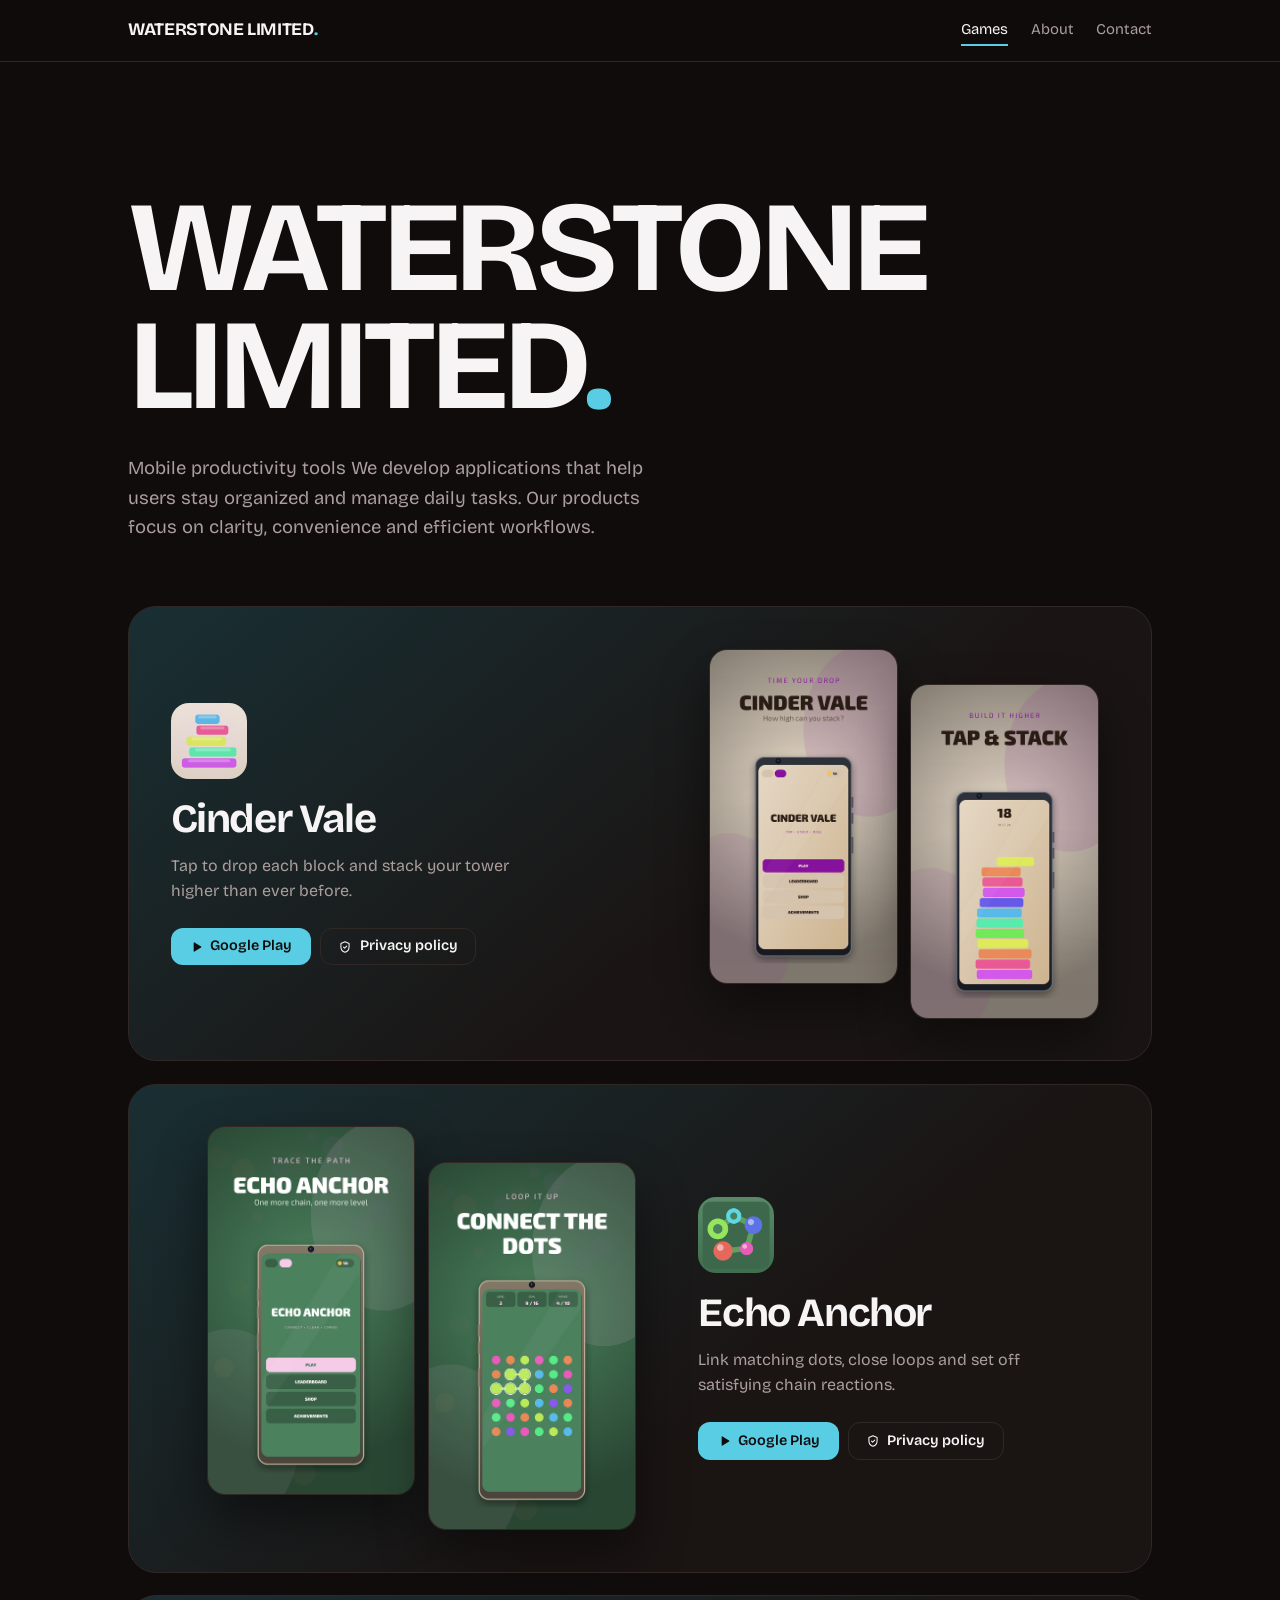
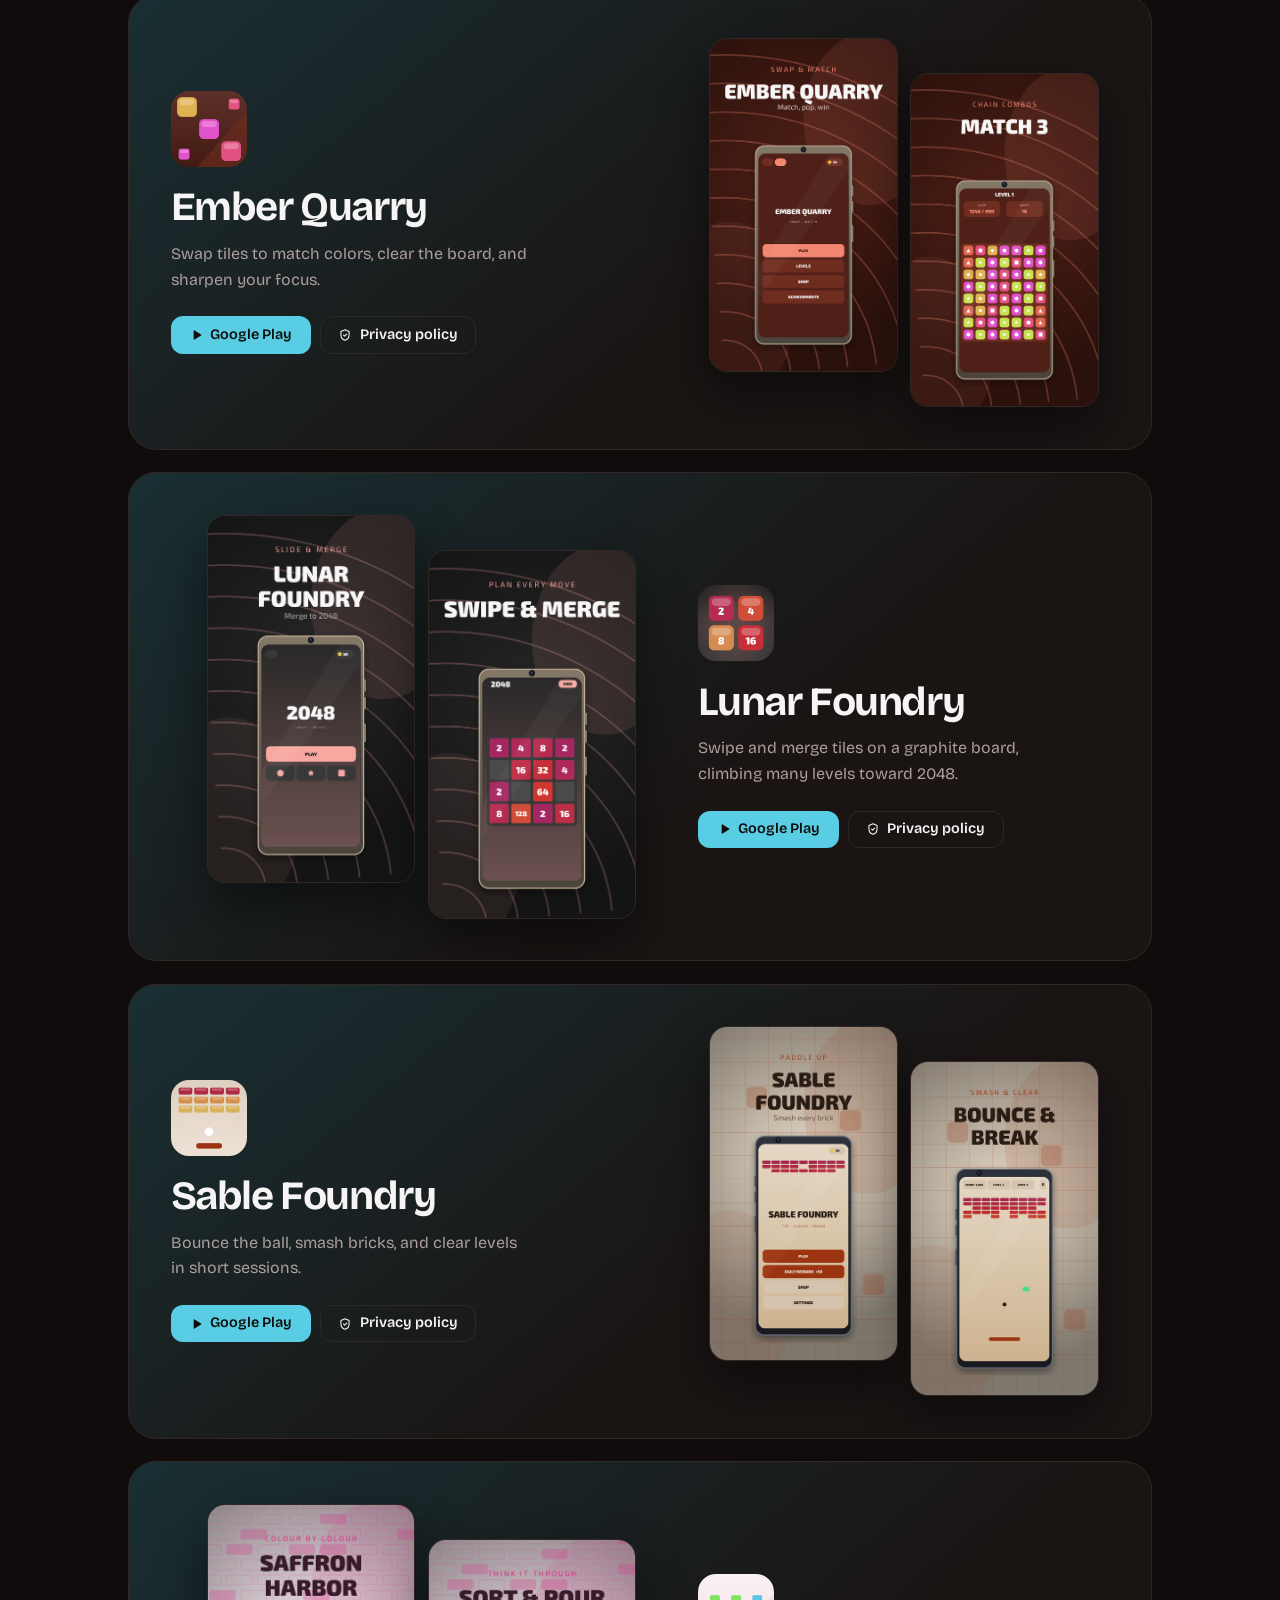
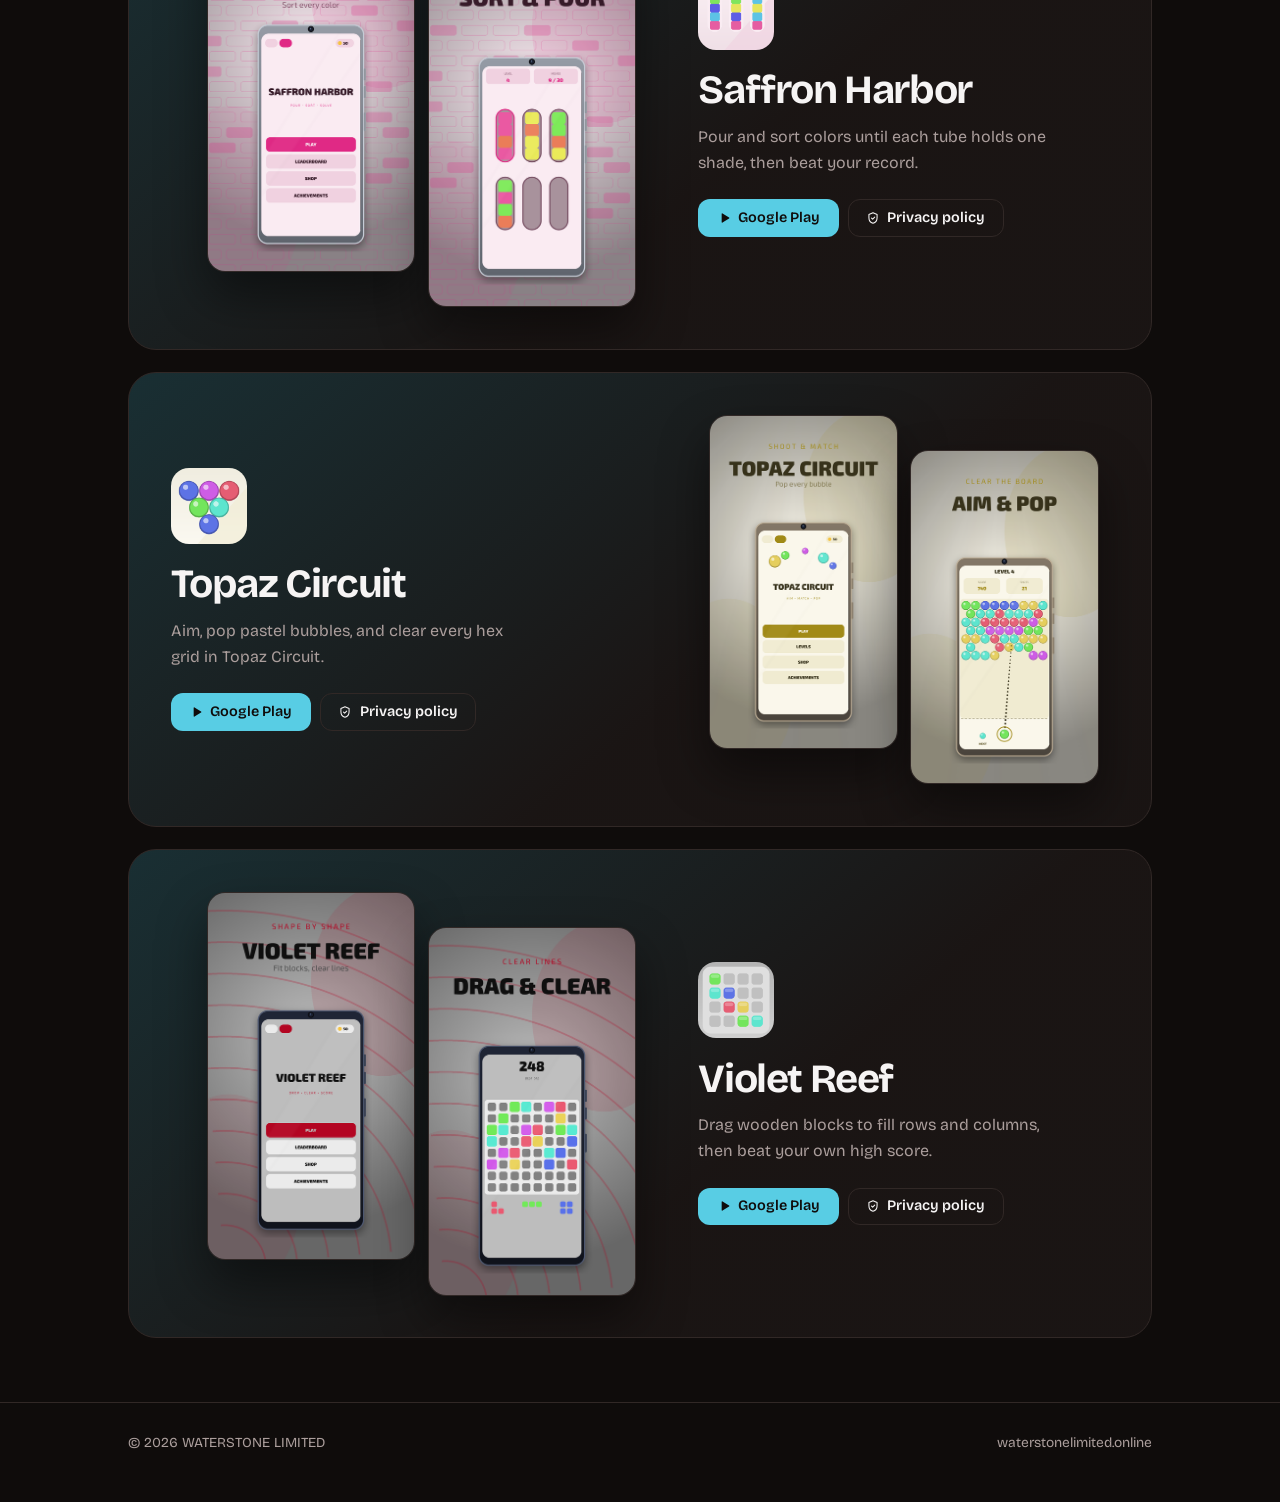
<file: index.html>
<!doctype html>
<html lang="en">
<head>
<meta charset="utf-8">
<meta name="viewport" content="width=device-width,initial-scale=1">
<title>WATERSTONE LIMITED · Mobile productivity tools</title>
<meta name="description" content="Mobile productivity tools">
<meta name="color-scheme" content="dark">
<meta property="og:type" content="website">
<meta property="og:site_name" content="WATERSTONE LIMITED">
<meta property="og:title" content="WATERSTONE LIMITED · Mobile productivity tools">
<meta property="og:description" content="Mobile productivity tools">
<link rel="icon" href="/favicon.svg" type="image/svg+xml">
<link rel="stylesheet" href="/fonts/bricolage.css">
<style>
:root {
  --bg: hsl(10 14% 5%);
  --card: hsl(10 14% 9%);
  --tint: hsl(190 34% 15%);
  --ink: hsl(10 10% 96%);
  --muted: hsl(10 8% 64%);
  --line: hsl(10 12% 17%);
  --accent: hsl(190 72% 62%);
  --sans: Bricolage Grotesque, ui-sans-serif, system-ui, -apple-system, "Segoe UI", Roboto, sans-serif;
}

*, *::before, *::after { box-sizing: border-box; }
html { -webkit-text-size-adjust: 100%; }
body { margin: 0; }
img { max-width: 100%; display: block; }
a { color: inherit; }
@media (prefers-reduced-motion: reduce) { * { scroll-behavior: auto !important; transition: none !important; } }

body { background: var(--bg); color: var(--ink); font: 400 16px/1.6 var(--sans); }
.in { max-width: 68rem; margin: 0 auto; padding: 0 clamp(1.1rem, 4vw, 2rem); }
.bar { position: sticky; top: 0; z-index: 5; background: color-mix(in srgb, var(--bg) 88%, transparent); backdrop-filter: blur(10px); border-bottom: 1px solid var(--line); }
.bar .in { display: flex; align-items: center; justify-content: space-between; gap: 1rem; height: 3.8rem; }
.bar .logo { font-weight: 700; letter-spacing: -.02em; text-decoration: none; font-size: 1.1rem; }
.bar .logo i { font-style: normal; color: var(--accent); }
.bar nav { display: flex; gap: 1.4rem; font-size: .93rem; }
.bar nav a { text-decoration: none; color: var(--muted); padding: .2rem 0; border-bottom: 2px solid transparent; }
.bar nav a:hover { color: var(--ink); }
.bar nav a[aria-current] { color: var(--ink); border-color: var(--accent); }
.hero { padding: clamp(3.5rem, 11vw, 8rem) 0 clamp(2.5rem, 6vw, 4rem); }
.hero h1 { margin: 0; font-size: clamp(3rem, 12vw, 8rem); line-height: .92; letter-spacing: -.05em; font-weight: 700; overflow-wrap: anywhere; }
.hero h1 span { color: var(--accent); }
.hero p { margin: 1.8rem 0 0; max-width: 46ch; color: var(--muted); font-size: 1.15rem; }
.panels { display: grid; gap: 1.4rem; }
.panel { position: relative; overflow: hidden; display: grid; gap: 1.6rem; padding: clamp(1.4rem, 4vw, 2.6rem); border-radius: 28px; border: 1px solid var(--line); background: linear-gradient(140deg, var(--tint), var(--card) 60%); }
.panel .icon { width: 76px; height: 76px; border-radius: 18px; background: var(--card); margin-bottom: 1.2rem; }
.panel h2 { margin: 0; font-size: clamp(1.7rem, 4.5vw, 2.5rem); line-height: 1.05; letter-spacing: -.035em; }
.panel .short { margin: .8rem 0 0; color: var(--muted); max-width: 36ch; }
.pair { display: flex; gap: .8rem; justify-content: center; align-items: flex-start; }
.pair img { width: 46%; max-width: 13rem; border-radius: 18px; border: 1px solid var(--line); box-shadow: 0 24px 50px rgba(0, 0, 0, .45); }
.pair img:nth-child(2) { margin-top: 2.2rem; }
.actions { display: flex; gap: .55rem; flex-wrap: wrap; margin: 1.5rem 0 0; }
.btn { display: inline-flex; align-items: center; gap: .45rem; padding: .66rem 1.1rem; border-radius: 12px; font-size: .9rem; font-weight: 600; line-height: 1; text-decoration: none; border: 1px solid transparent; transition: background-color .12s, border-color .12s, color .12s; }
.btn svg { width: 14px; height: 14px; }
.btn-play { background: var(--accent); color: var(--bg); }
.btn-play:hover { filter: brightness(1.1); }
.btn-ghost { border-color: var(--line); color: var(--ink); }
.btn-ghost:hover { border-color: var(--accent); color: var(--accent); }
.btn:focus-visible, a:focus-visible { outline: 2px solid var(--accent); outline-offset: 3px; }
.sub { padding: clamp(3rem, 8vw, 6rem) 0; display: grid; gap: 1.2rem; }
.sub h1 { margin: 0; font-size: clamp(2.4rem, 8vw, 4.8rem); line-height: 1; letter-spacing: -.045em; }
.sub p { margin: 0; color: var(--muted); max-width: 54ch; font-size: 1.05rem; }
.big { display: grid; gap: .8rem; margin-top: 1rem; }
.big a { display: flex; align-items: center; gap: .9rem; padding: 1.2rem 1.4rem; border: 1px solid var(--line); border-radius: 18px; background: var(--card); text-decoration: none; font-size: 1.2rem; font-weight: 600; overflow-wrap: anywhere; }
.big a svg { width: 22px; height: 22px; color: var(--accent); flex: 0 0 22px; }
.big a:hover { border-color: var(--accent); }
.pol { list-style: none; margin: 0; padding: 0; display: grid; gap: .5rem; }
.pol a { color: var(--muted); text-decoration: none; }
.pol a:hover { color: var(--accent); }
.none { color: var(--muted); }
footer { margin-top: 4rem; border-top: 1px solid var(--line); padding: 1.8rem 0 3rem; color: var(--muted); font-size: .86rem; }
footer .in { display: flex; justify-content: space-between; flex-wrap: wrap; gap: .8rem 2rem; }
@media (min-width: 820px) {
  .panel { grid-template-columns: 1.1fr .9fr; align-items: center; }
  .panel:nth-child(even) .pair { order: -1; }
}

</style>
</head>
<body>
<div class="bar"><div class="in">
  <a class="logo" href="/">WATERSTONE LIMITED<i>.</i></a>
  <nav><a href="/" aria-current=page>Games</a><a href="/about/">About</a><a href="/contact/">Contact</a></nav>
</div></div>
<main class="in">
  <section class="hero">
    <h1>WATERSTONE LIMITED<span>.</span></h1>
    <p>Mobile productivity tools We develop applications that help users stay organized and manage daily tasks. Our products focus on clarity, convenience and efficient workflows.</p>
  </section>
  <section>
    <div class="panels">
      <article class="panel">
        <div>
          <img class="icon" src="/icons/cinder-vale.png" alt="" width="76" height="76" loading="lazy">
          <h2>Cinder Vale</h2>
          <p class="short">Tap to drop each block and stack your tower higher than ever before.</p>
          <p class="actions"><a class="btn btn-play" href="https://play.google.com/store/apps/details?id=com.Iron40.CinderVale"><svg viewBox="0 0 24 24" fill="currentColor" aria-hidden="true"><path d="M8 5.14v13.72a1 1 0 0 0 1.5.86l11.14-6.86a1 1 0 0 0 0-1.72L9.5 4.28A1 1 0 0 0 8 5.14Z"/></svg>Google Play</a><a class="btn btn-ghost" href="/cinder-vale/"><svg viewBox="0 0 24 24" fill="none" stroke="currentColor" stroke-width="1.8" stroke-linecap="round" stroke-linejoin="round" aria-hidden="true"><path d="M12 3l7 3v5.5c0 4.3-2.9 8.3-7 9.5-4.1-1.2-7-5.2-7-9.5V6l7-3Z"/><path d="M9.5 12.2l1.9 1.9 3.5-3.7"/></svg>Privacy policy</a></p>
        </div>
        <div class="pair"><img src="/shots/cinder-vale_1.png" alt="Cinder Vale screenshot 1" loading="lazy" decoding="async"><img src="/shots/cinder-vale_2.png" alt="Cinder Vale screenshot 2" loading="lazy" decoding="async"></div>
      </article>
      <article class="panel">
        <div>
          <img class="icon" src="/icons/echo-anchor.png" alt="" width="76" height="76" loading="lazy">
          <h2>Echo Anchor</h2>
          <p class="short">Link matching dots, close loops and set off satisfying chain reactions.</p>
          <p class="actions"><a class="btn btn-play" href="https://play.google.com/store/apps/details?id=com.Ridge767.EchoAnchor"><svg viewBox="0 0 24 24" fill="currentColor" aria-hidden="true"><path d="M8 5.14v13.72a1 1 0 0 0 1.5.86l11.14-6.86a1 1 0 0 0 0-1.72L9.5 4.28A1 1 0 0 0 8 5.14Z"/></svg>Google Play</a><a class="btn btn-ghost" href="/echo-anchor/"><svg viewBox="0 0 24 24" fill="none" stroke="currentColor" stroke-width="1.8" stroke-linecap="round" stroke-linejoin="round" aria-hidden="true"><path d="M12 3l7 3v5.5c0 4.3-2.9 8.3-7 9.5-4.1-1.2-7-5.2-7-9.5V6l7-3Z"/><path d="M9.5 12.2l1.9 1.9 3.5-3.7"/></svg>Privacy policy</a></p>
        </div>
        <div class="pair"><img src="/shots/echo-anchor_1.png" alt="Echo Anchor screenshot 1" loading="lazy" decoding="async"><img src="/shots/echo-anchor_2.png" alt="Echo Anchor screenshot 2" loading="lazy" decoding="async"></div>
      </article>
      <article class="panel">
        <div>
          <img class="icon" src="/icons/ember-quarry.png" alt="" width="76" height="76" loading="lazy">
          <h2>Ember Quarry</h2>
          <p class="short">Swap tiles to match colors, clear the board, and sharpen your focus.</p>
          <p class="actions"><a class="btn btn-play" href="https://play.google.com/store/apps/details?id=com.Solar71.EmberQuarry"><svg viewBox="0 0 24 24" fill="currentColor" aria-hidden="true"><path d="M8 5.14v13.72a1 1 0 0 0 1.5.86l11.14-6.86a1 1 0 0 0 0-1.72L9.5 4.28A1 1 0 0 0 8 5.14Z"/></svg>Google Play</a><a class="btn btn-ghost" href="/ember-quarry/"><svg viewBox="0 0 24 24" fill="none" stroke="currentColor" stroke-width="1.8" stroke-linecap="round" stroke-linejoin="round" aria-hidden="true"><path d="M12 3l7 3v5.5c0 4.3-2.9 8.3-7 9.5-4.1-1.2-7-5.2-7-9.5V6l7-3Z"/><path d="M9.5 12.2l1.9 1.9 3.5-3.7"/></svg>Privacy policy</a></p>
        </div>
        <div class="pair"><img src="/shots/ember-quarry_1.png" alt="Ember Quarry screenshot 1" loading="lazy" decoding="async"><img src="/shots/ember-quarry_2.png" alt="Ember Quarry screenshot 2" loading="lazy" decoding="async"></div>
      </article>
      <article class="panel">
        <div>
          <img class="icon" src="/icons/lunar-foundry.png" alt="" width="76" height="76" loading="lazy">
          <h2>Lunar Foundry</h2>
          <p class="short">Swipe and merge tiles on a graphite board, climbing many levels toward 2048.</p>
          <p class="actions"><a class="btn btn-play" href="https://play.google.com/store/apps/details?id=com.Neon433.LunarFoundry"><svg viewBox="0 0 24 24" fill="currentColor" aria-hidden="true"><path d="M8 5.14v13.72a1 1 0 0 0 1.5.86l11.14-6.86a1 1 0 0 0 0-1.72L9.5 4.28A1 1 0 0 0 8 5.14Z"/></svg>Google Play</a><a class="btn btn-ghost" href="/lunar-foundry/"><svg viewBox="0 0 24 24" fill="none" stroke="currentColor" stroke-width="1.8" stroke-linecap="round" stroke-linejoin="round" aria-hidden="true"><path d="M12 3l7 3v5.5c0 4.3-2.9 8.3-7 9.5-4.1-1.2-7-5.2-7-9.5V6l7-3Z"/><path d="M9.5 12.2l1.9 1.9 3.5-3.7"/></svg>Privacy policy</a></p>
        </div>
        <div class="pair"><img src="/shots/lunar-foundry_1.png" alt="Lunar Foundry screenshot 1" loading="lazy" decoding="async"><img src="/shots/lunar-foundry_2.png" alt="Lunar Foundry screenshot 2" loading="lazy" decoding="async"></div>
      </article>
      <article class="panel">
        <div>
          <img class="icon" src="/icons/sable-foundry.png" alt="" width="76" height="76" loading="lazy">
          <h2>Sable Foundry</h2>
          <p class="short">Bounce the ball, smash bricks, and clear levels in short sessions.</p>
          <p class="actions"><a class="btn btn-play" href="https://play.google.com/store/apps/details?id=com.Ember592.SableFoundry"><svg viewBox="0 0 24 24" fill="currentColor" aria-hidden="true"><path d="M8 5.14v13.72a1 1 0 0 0 1.5.86l11.14-6.86a1 1 0 0 0 0-1.72L9.5 4.28A1 1 0 0 0 8 5.14Z"/></svg>Google Play</a><a class="btn btn-ghost" href="/sable-foundry/"><svg viewBox="0 0 24 24" fill="none" stroke="currentColor" stroke-width="1.8" stroke-linecap="round" stroke-linejoin="round" aria-hidden="true"><path d="M12 3l7 3v5.5c0 4.3-2.9 8.3-7 9.5-4.1-1.2-7-5.2-7-9.5V6l7-3Z"/><path d="M9.5 12.2l1.9 1.9 3.5-3.7"/></svg>Privacy policy</a></p>
        </div>
        <div class="pair"><img src="/shots/sable-foundry_1.png" alt="Sable Foundry screenshot 1" loading="lazy" decoding="async"><img src="/shots/sable-foundry_2.png" alt="Sable Foundry screenshot 2" loading="lazy" decoding="async"></div>
      </article>
      <article class="panel">
        <div>
          <img class="icon" src="/icons/saffron-harbor.png" alt="" width="76" height="76" loading="lazy">
          <h2>Saffron Harbor</h2>
          <p class="short">Pour and sort colors until each tube holds one shade, then beat your record.</p>
          <p class="actions"><a class="btn btn-play" href="https://play.google.com/store/apps/details?id=com.Solar172.SaffronHarbor"><svg viewBox="0 0 24 24" fill="currentColor" aria-hidden="true"><path d="M8 5.14v13.72a1 1 0 0 0 1.5.86l11.14-6.86a1 1 0 0 0 0-1.72L9.5 4.28A1 1 0 0 0 8 5.14Z"/></svg>Google Play</a><a class="btn btn-ghost" href="/saffron-harbor/"><svg viewBox="0 0 24 24" fill="none" stroke="currentColor" stroke-width="1.8" stroke-linecap="round" stroke-linejoin="round" aria-hidden="true"><path d="M12 3l7 3v5.5c0 4.3-2.9 8.3-7 9.5-4.1-1.2-7-5.2-7-9.5V6l7-3Z"/><path d="M9.5 12.2l1.9 1.9 3.5-3.7"/></svg>Privacy policy</a></p>
        </div>
        <div class="pair"><img src="/shots/saffron-harbor_1.png" alt="Saffron Harbor screenshot 1" loading="lazy" decoding="async"><img src="/shots/saffron-harbor_2.png" alt="Saffron Harbor screenshot 2" loading="lazy" decoding="async"></div>
      </article>
      <article class="panel">
        <div>
          <img class="icon" src="/icons/topaz-circuit.png" alt="" width="76" height="76" loading="lazy">
          <h2>Topaz Circuit</h2>
          <p class="short">Aim, pop pastel bubbles, and clear every hex grid in Topaz Circuit.</p>
          <p class="actions"><a class="btn btn-play" href="https://play.google.com/store/apps/details?id=com.Sable483.TopazCircuit"><svg viewBox="0 0 24 24" fill="currentColor" aria-hidden="true"><path d="M8 5.14v13.72a1 1 0 0 0 1.5.86l11.14-6.86a1 1 0 0 0 0-1.72L9.5 4.28A1 1 0 0 0 8 5.14Z"/></svg>Google Play</a><a class="btn btn-ghost" href="/topaz-circuit/"><svg viewBox="0 0 24 24" fill="none" stroke="currentColor" stroke-width="1.8" stroke-linecap="round" stroke-linejoin="round" aria-hidden="true"><path d="M12 3l7 3v5.5c0 4.3-2.9 8.3-7 9.5-4.1-1.2-7-5.2-7-9.5V6l7-3Z"/><path d="M9.5 12.2l1.9 1.9 3.5-3.7"/></svg>Privacy policy</a></p>
        </div>
        <div class="pair"><img src="/shots/topaz-circuit_1.png" alt="Topaz Circuit screenshot 1" loading="lazy" decoding="async"><img src="/shots/topaz-circuit_2.png" alt="Topaz Circuit screenshot 2" loading="lazy" decoding="async"></div>
      </article>
      <article class="panel">
        <div>
          <img class="icon" src="/icons/violet-reef.png" alt="" width="76" height="76" loading="lazy">
          <h2>Violet Reef</h2>
          <p class="short">Drag wooden blocks to fill rows and columns, then beat your own high score.</p>
          <p class="actions"><a class="btn btn-play" href="https://play.google.com/store/apps/details?id=com.Comet403.VioletReef"><svg viewBox="0 0 24 24" fill="currentColor" aria-hidden="true"><path d="M8 5.14v13.72a1 1 0 0 0 1.5.86l11.14-6.86a1 1 0 0 0 0-1.72L9.5 4.28A1 1 0 0 0 8 5.14Z"/></svg>Google Play</a><a class="btn btn-ghost" href="/violet-reef/"><svg viewBox="0 0 24 24" fill="none" stroke="currentColor" stroke-width="1.8" stroke-linecap="round" stroke-linejoin="round" aria-hidden="true"><path d="M12 3l7 3v5.5c0 4.3-2.9 8.3-7 9.5-4.1-1.2-7-5.2-7-9.5V6l7-3Z"/><path d="M9.5 12.2l1.9 1.9 3.5-3.7"/></svg>Privacy policy</a></p>
        </div>
        <div class="pair"><img src="/shots/violet-reef_1.png" alt="Violet Reef screenshot 1" loading="lazy" decoding="async"><img src="/shots/violet-reef_2.png" alt="Violet Reef screenshot 2" loading="lazy" decoding="async"></div>
      </article>
    </div>
  </section>
</main>
<footer><div class="in"><span>&copy; 2026 WATERSTONE LIMITED</span><span>waterstonelimited.online</span></div></footer>
</body>
</html>
</file>
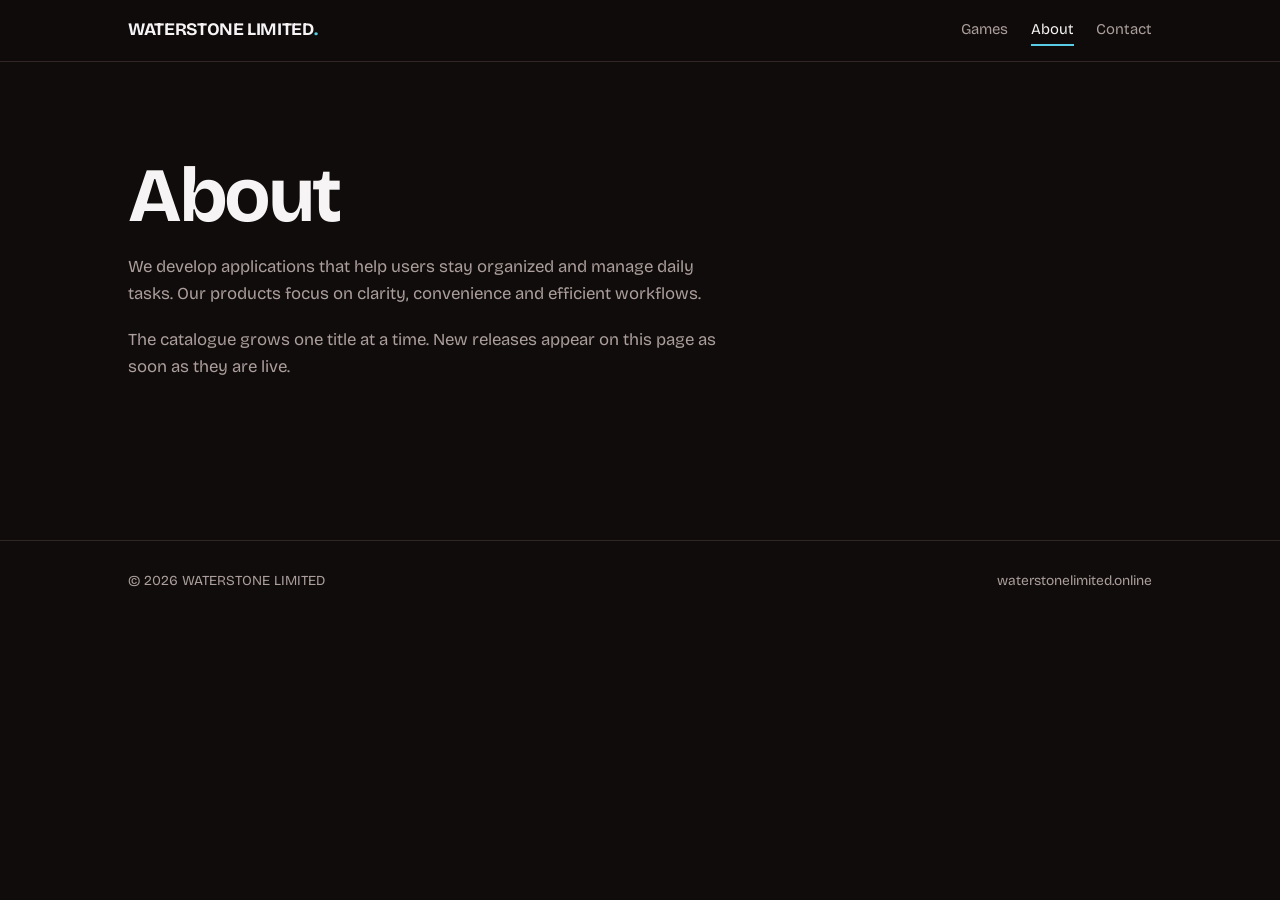
<file: about/index.html>
<!-- studio-page -->
<!doctype html>
<html lang="en">
<head>
<meta charset="utf-8">
<meta name="viewport" content="width=device-width,initial-scale=1">
<title>About · WATERSTONE LIMITED</title>
<meta name="description" content="We develop applications that help users stay organized and manage daily tasks. Our products focus on clarity, convenience and efficient workflows.">
<meta name="color-scheme" content="dark">
<meta property="og:type" content="website">
<meta property="og:site_name" content="WATERSTONE LIMITED">
<meta property="og:title" content="About · WATERSTONE LIMITED">
<meta property="og:description" content="We develop applications that help users stay organized and manage daily tasks. Our products focus on clarity, convenience and efficient workflows.">
<link rel="icon" href="/favicon.svg" type="image/svg+xml">
<link rel="stylesheet" href="/fonts/bricolage.css">
<style>
:root {
  --bg: hsl(10 14% 5%);
  --card: hsl(10 14% 9%);
  --tint: hsl(190 34% 15%);
  --ink: hsl(10 10% 96%);
  --muted: hsl(10 8% 64%);
  --line: hsl(10 12% 17%);
  --accent: hsl(190 72% 62%);
  --sans: Bricolage Grotesque, ui-sans-serif, system-ui, -apple-system, "Segoe UI", Roboto, sans-serif;
}

*, *::before, *::after { box-sizing: border-box; }
html { -webkit-text-size-adjust: 100%; }
body { margin: 0; }
img { max-width: 100%; display: block; }
a { color: inherit; }
@media (prefers-reduced-motion: reduce) { * { scroll-behavior: auto !important; transition: none !important; } }

body { background: var(--bg); color: var(--ink); font: 400 16px/1.6 var(--sans); }
.in { max-width: 68rem; margin: 0 auto; padding: 0 clamp(1.1rem, 4vw, 2rem); }
.bar { position: sticky; top: 0; z-index: 5; background: color-mix(in srgb, var(--bg) 88%, transparent); backdrop-filter: blur(10px); border-bottom: 1px solid var(--line); }
.bar .in { display: flex; align-items: center; justify-content: space-between; gap: 1rem; height: 3.8rem; }
.bar .logo { font-weight: 700; letter-spacing: -.02em; text-decoration: none; font-size: 1.1rem; }
.bar .logo i { font-style: normal; color: var(--accent); }
.bar nav { display: flex; gap: 1.4rem; font-size: .93rem; }
.bar nav a { text-decoration: none; color: var(--muted); padding: .2rem 0; border-bottom: 2px solid transparent; }
.bar nav a:hover { color: var(--ink); }
.bar nav a[aria-current] { color: var(--ink); border-color: var(--accent); }
.hero { padding: clamp(3.5rem, 11vw, 8rem) 0 clamp(2.5rem, 6vw, 4rem); }
.hero h1 { margin: 0; font-size: clamp(3rem, 12vw, 8rem); line-height: .92; letter-spacing: -.05em; font-weight: 700; overflow-wrap: anywhere; }
.hero h1 span { color: var(--accent); }
.hero p { margin: 1.8rem 0 0; max-width: 46ch; color: var(--muted); font-size: 1.15rem; }
.panels { display: grid; gap: 1.4rem; }
.panel { position: relative; overflow: hidden; display: grid; gap: 1.6rem; padding: clamp(1.4rem, 4vw, 2.6rem); border-radius: 28px; border: 1px solid var(--line); background: linear-gradient(140deg, var(--tint), var(--card) 60%); }
.panel .icon { width: 76px; height: 76px; border-radius: 18px; background: var(--card); margin-bottom: 1.2rem; }
.panel h2 { margin: 0; font-size: clamp(1.7rem, 4.5vw, 2.5rem); line-height: 1.05; letter-spacing: -.035em; }
.panel .short { margin: .8rem 0 0; color: var(--muted); max-width: 36ch; }
.pair { display: flex; gap: .8rem; justify-content: center; align-items: flex-start; }
.pair img { width: 46%; max-width: 13rem; border-radius: 18px; border: 1px solid var(--line); box-shadow: 0 24px 50px rgba(0, 0, 0, .45); }
.pair img:nth-child(2) { margin-top: 2.2rem; }
.actions { display: flex; gap: .55rem; flex-wrap: wrap; margin: 1.5rem 0 0; }
.btn { display: inline-flex; align-items: center; gap: .45rem; padding: .66rem 1.1rem; border-radius: 12px; font-size: .9rem; font-weight: 600; line-height: 1; text-decoration: none; border: 1px solid transparent; transition: background-color .12s, border-color .12s, color .12s; }
.btn svg { width: 14px; height: 14px; }
.btn-play { background: var(--accent); color: var(--bg); }
.btn-play:hover { filter: brightness(1.1); }
.btn-ghost { border-color: var(--line); color: var(--ink); }
.btn-ghost:hover { border-color: var(--accent); color: var(--accent); }
.btn:focus-visible, a:focus-visible { outline: 2px solid var(--accent); outline-offset: 3px; }
.sub { padding: clamp(3rem, 8vw, 6rem) 0; display: grid; gap: 1.2rem; }
.sub h1 { margin: 0; font-size: clamp(2.4rem, 8vw, 4.8rem); line-height: 1; letter-spacing: -.045em; }
.sub p { margin: 0; color: var(--muted); max-width: 54ch; font-size: 1.05rem; }
.big { display: grid; gap: .8rem; margin-top: 1rem; }
.big a { display: flex; align-items: center; gap: .9rem; padding: 1.2rem 1.4rem; border: 1px solid var(--line); border-radius: 18px; background: var(--card); text-decoration: none; font-size: 1.2rem; font-weight: 600; overflow-wrap: anywhere; }
.big a svg { width: 22px; height: 22px; color: var(--accent); flex: 0 0 22px; }
.big a:hover { border-color: var(--accent); }
.pol { list-style: none; margin: 0; padding: 0; display: grid; gap: .5rem; }
.pol a { color: var(--muted); text-decoration: none; }
.pol a:hover { color: var(--accent); }
.none { color: var(--muted); }
footer { margin-top: 4rem; border-top: 1px solid var(--line); padding: 1.8rem 0 3rem; color: var(--muted); font-size: .86rem; }
footer .in { display: flex; justify-content: space-between; flex-wrap: wrap; gap: .8rem 2rem; }
@media (min-width: 820px) {
  .panel { grid-template-columns: 1.1fr .9fr; align-items: center; }
  .panel:nth-child(even) .pair { order: -1; }
}

</style>
</head>
<body>
<div class="bar"><div class="in">
  <a class="logo" href="/">WATERSTONE LIMITED<i>.</i></a>
  <nav><a href="/">Games</a><a href="/about/" aria-current=page>About</a><a href="/contact/">Contact</a></nav>
</div></div>
<main class="in"><section class="sub">
  <h1>About</h1>
  <p>We develop applications that help users stay organized and manage daily tasks. Our products focus on clarity, convenience and efficient workflows.</p>
  <p>The catalogue grows one title at a time. New releases appear on this page as soon as they are live.</p>
</section></main>
<footer><div class="in"><span>&copy; 2026 WATERSTONE LIMITED</span><span>waterstonelimited.online</span></div></footer>
</body>
</html>
</file>
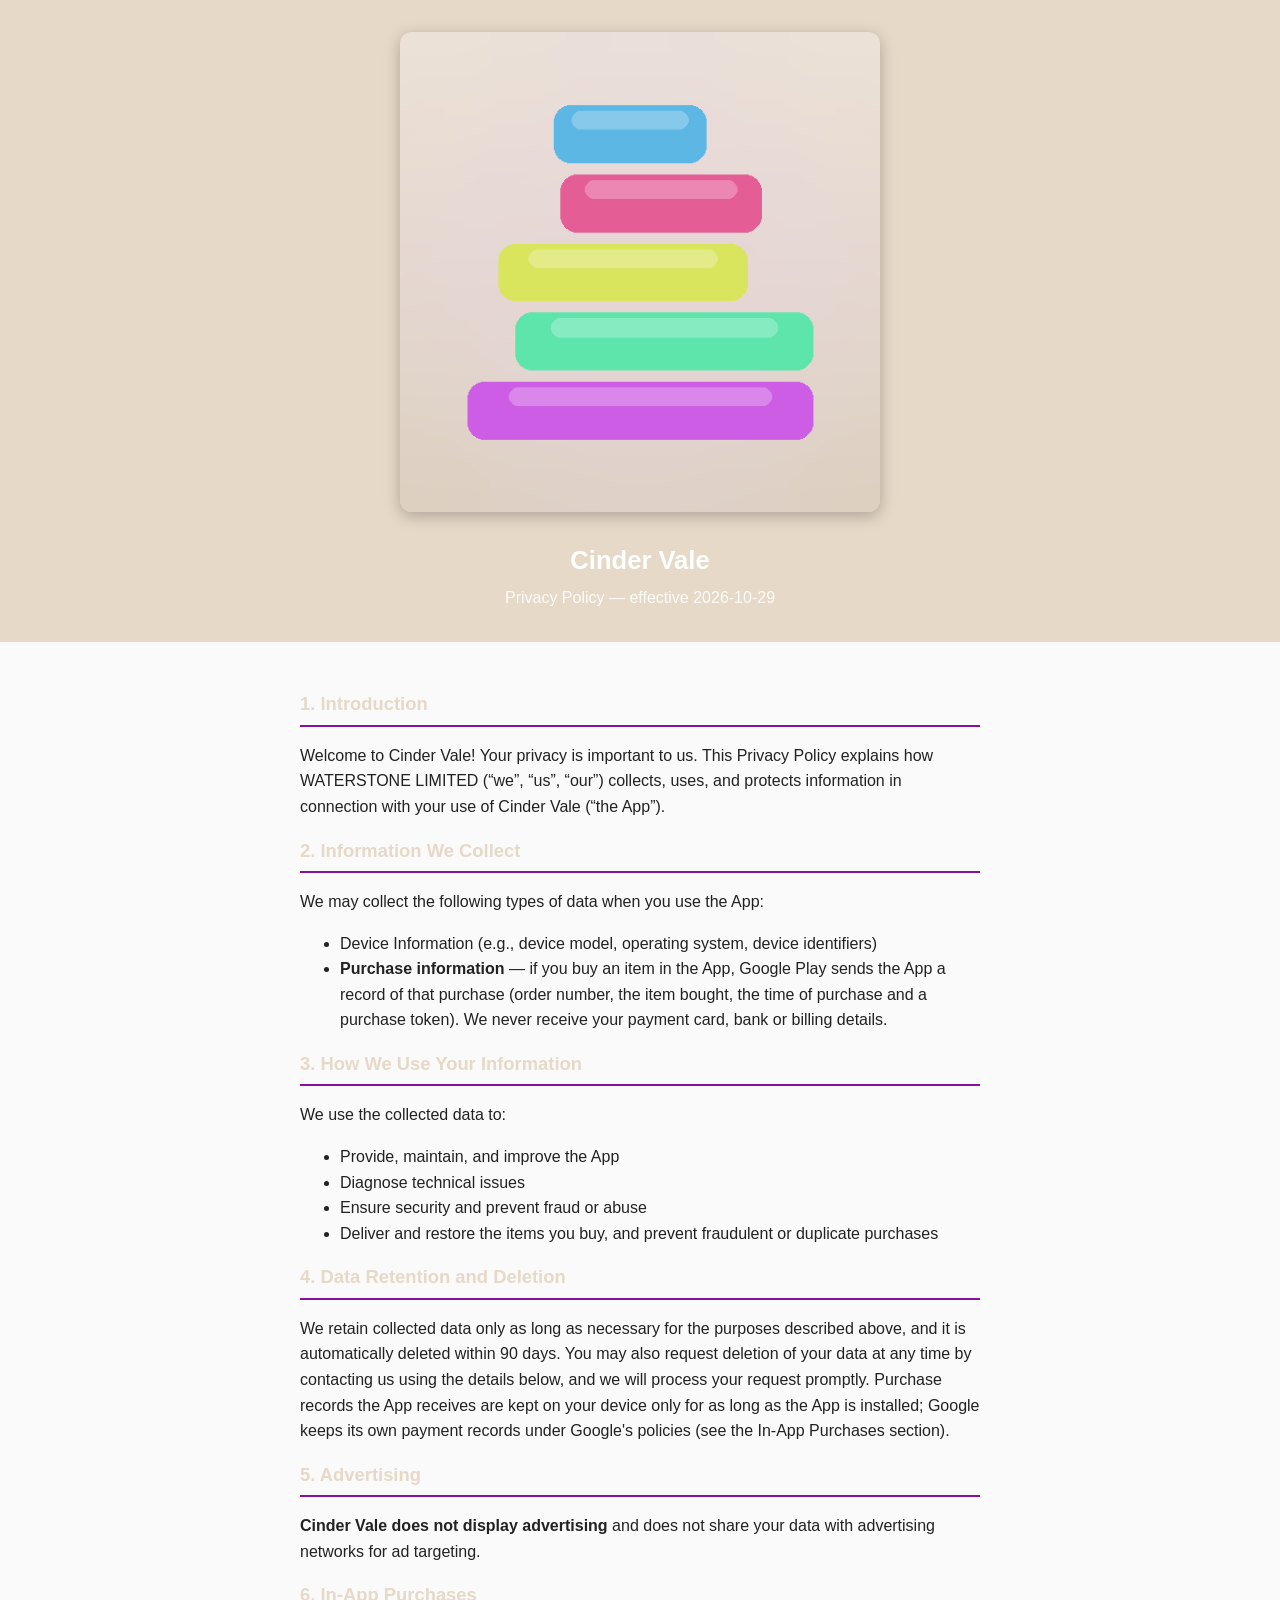
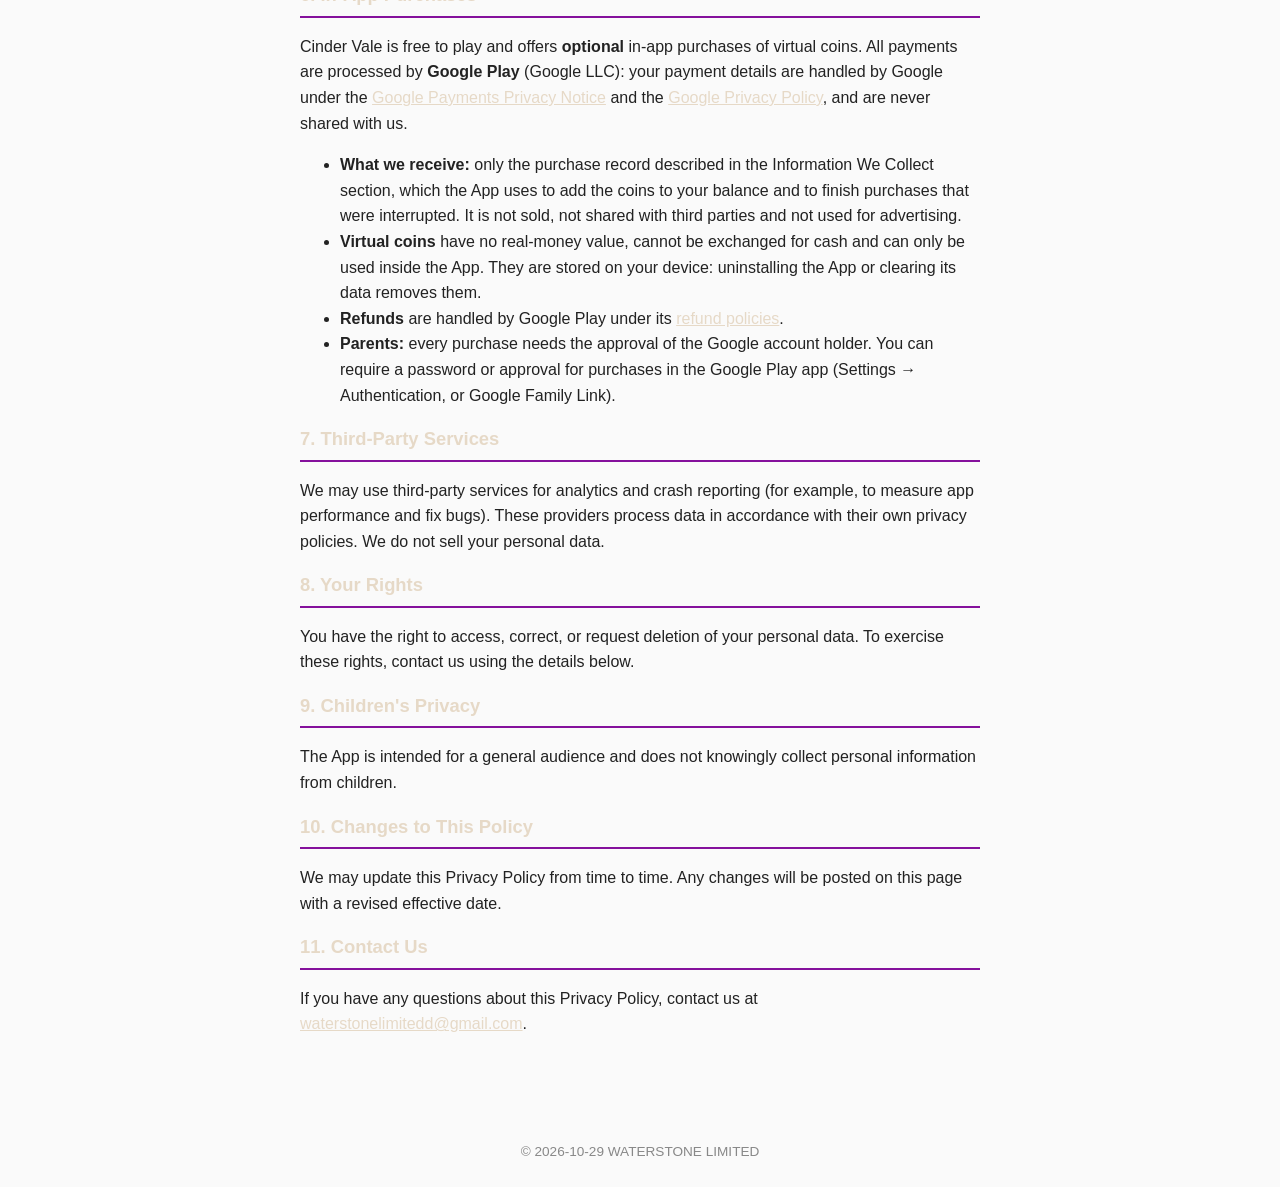
<file: cinder-vale/index.html>
<!doctype html>
<html lang="en">
<head>
<meta charset="utf-8">
<meta name="viewport" content="width=device-width, initial-scale=1">
<title>Cinder Vale — Privacy Policy</title>
<style>
  :root { --primary: #E6D9C7; --accent: #85119C; }
  * { box-sizing: border-box; }
  body { margin: 0; font-family: -apple-system, Segoe UI, Roboto, Helvetica, Arial, sans-serif;
         color: #222; background: #fafafa; line-height: 1.6; }
  header { background: var(--primary); padding: 32px 16px; text-align: center; color: #fff; }
  header img { max-width: 480px; width: 100%; height: auto; border-radius: 12px; box-shadow: 0 4px 16px rgba(0,0,0,0.25); }
  header h1 { margin: 20px 0 4px; font-size: 1.6rem; }
  header p { margin: 0; opacity: 0.9; }
  main { max-width: 720px; margin: 0 auto; padding: 32px 20px 64px; }
  h2 { color: var(--primary); border-bottom: 2px solid var(--accent); padding-bottom: 6px; font-size: 1.15rem; }
  a { color: var(--primary); }
  footer { text-align: center; padding: 24px; color: #888; font-size: 0.85rem; }
</style>
</head>
<body>
<header>
  <img src="banner.png" alt="Cinder Vale banner">
  <h1>Cinder Vale</h1>
  <p>Privacy Policy — effective 2026-10-29</p>
</header>
<main>
  <h2>1. Introduction</h2>
  <p>
    Welcome to Cinder Vale! Your privacy is important to us. This Privacy Policy
    explains how WATERSTONE LIMITED (&ldquo;we&rdquo;, &ldquo;us&rdquo;,
    &ldquo;our&rdquo;) collects, uses, and protects information in connection with
    your use of Cinder Vale (&ldquo;the App&rdquo;).
  </p>

  <h2>2. Information We Collect</h2>
  <p>We may collect the following types of data when you use the App:</p>
  <ul>
    <li>Device Information (e.g., device model, operating system, device identifiers)</li>
    <li><strong>Purchase information</strong> — if you buy an item in the App, Google Play sends
      the App a record of that purchase (order number, the item bought, the time of purchase and a
      purchase token). We never receive your payment card, bank or billing details.</li>
  </ul>

  <h2>3. How We Use Your Information</h2>
  <p>We use the collected data to:</p>
  <ul>
    <li>Provide, maintain, and improve the App</li>
    <li>Diagnose technical issues</li>
    <li>Ensure security and prevent fraud or abuse</li>
    <li>Deliver and restore the items you buy, and prevent fraudulent or duplicate purchases</li>
  </ul>

  <h2>4. Data Retention and Deletion</h2>
  <p>
    We retain collected data only as long as necessary for the purposes described
    above, and it is automatically deleted within 90 days. You may also request
    deletion of your data at any time by contacting us using the details below,
    and we will process your request promptly. Purchase records the App receives are kept on your device only for as
    long as the App is installed; Google keeps its own payment records under Google's policies
    (see the In-App Purchases section).
  </p>

  <h2>5. Advertising</h2>
  <p>
    <strong>Cinder Vale does not display advertising</strong> and does not share
    your data with advertising networks for ad targeting.
  </p>
  <h2>6. In-App Purchases</h2>
  <p>
    Cinder Vale is free to play and offers <strong>optional</strong> in-app purchases of virtual
    coins. All payments are processed by <strong>Google Play</strong> (Google LLC): your payment
    details are handled by Google under the
    <a href="https://payments.google.com/payments/apis-secure/u/0/get_legal_document?ldo=0&amp;ldt=privacynotice" target="_blank" rel="noopener">Google Payments Privacy Notice</a>
    and the <a href="https://policies.google.com/privacy" target="_blank" rel="noopener">Google Privacy Policy</a>,
    and are never shared with us.
  </p>
  <ul>
    <li><strong>What we receive:</strong> only the purchase record described in the Information We
      Collect section, which the App uses to add the coins to your balance and to finish purchases
      that were interrupted. It is not sold, not shared with third parties and not used for
      advertising.</li>
    <li><strong>Virtual coins</strong> have no real-money value, cannot be exchanged for cash and can
      only be used inside the App. They are stored on your device: uninstalling the App or clearing
      its data removes them.</li>
    <li><strong>Refunds</strong> are handled by Google Play under its
      <a href="https://support.google.com/googleplay/answer/2479637" target="_blank" rel="noopener">refund policies</a>.</li>
    <li><strong>Parents:</strong> every purchase needs the approval of the Google account holder.
      You can require a password or approval for purchases in the Google Play app
      (Settings &rarr; Authentication, or Google Family Link).</li>
  </ul>

  <h2>7. Third-Party Services</h2>
  <p>
    We may use third-party services for analytics and crash reporting (for example,
    to measure app performance and fix bugs). These providers process data in
    accordance with their own privacy policies. We do not sell your personal data.
  </p>

  <h2>8. Your Rights</h2>
  <p>
    You have the right to access, correct, or request deletion of your personal
    data. To exercise these rights, contact us using the details below.
  </p>

  <h2>9. Children's Privacy</h2>
  <p>
    The App is intended for a general audience and does not knowingly collect
    personal information from children.
  </p>

  <h2>10. Changes to This Policy</h2>
  <p>
    We may update this Privacy Policy from time to time. Any changes will be posted
    on this page with a revised effective date.
  </p>

  <h2>11. Contact Us</h2>
  <p>
    If you have any questions about this Privacy Policy, contact us at
    <a href="mailto:waterstonelimitedd@gmail.com">waterstonelimitedd@gmail.com</a>.
  </p>
</main>
<footer>
  &copy; 2026-10-29 WATERSTONE LIMITED
</footer>
</body>
</html>
</file>
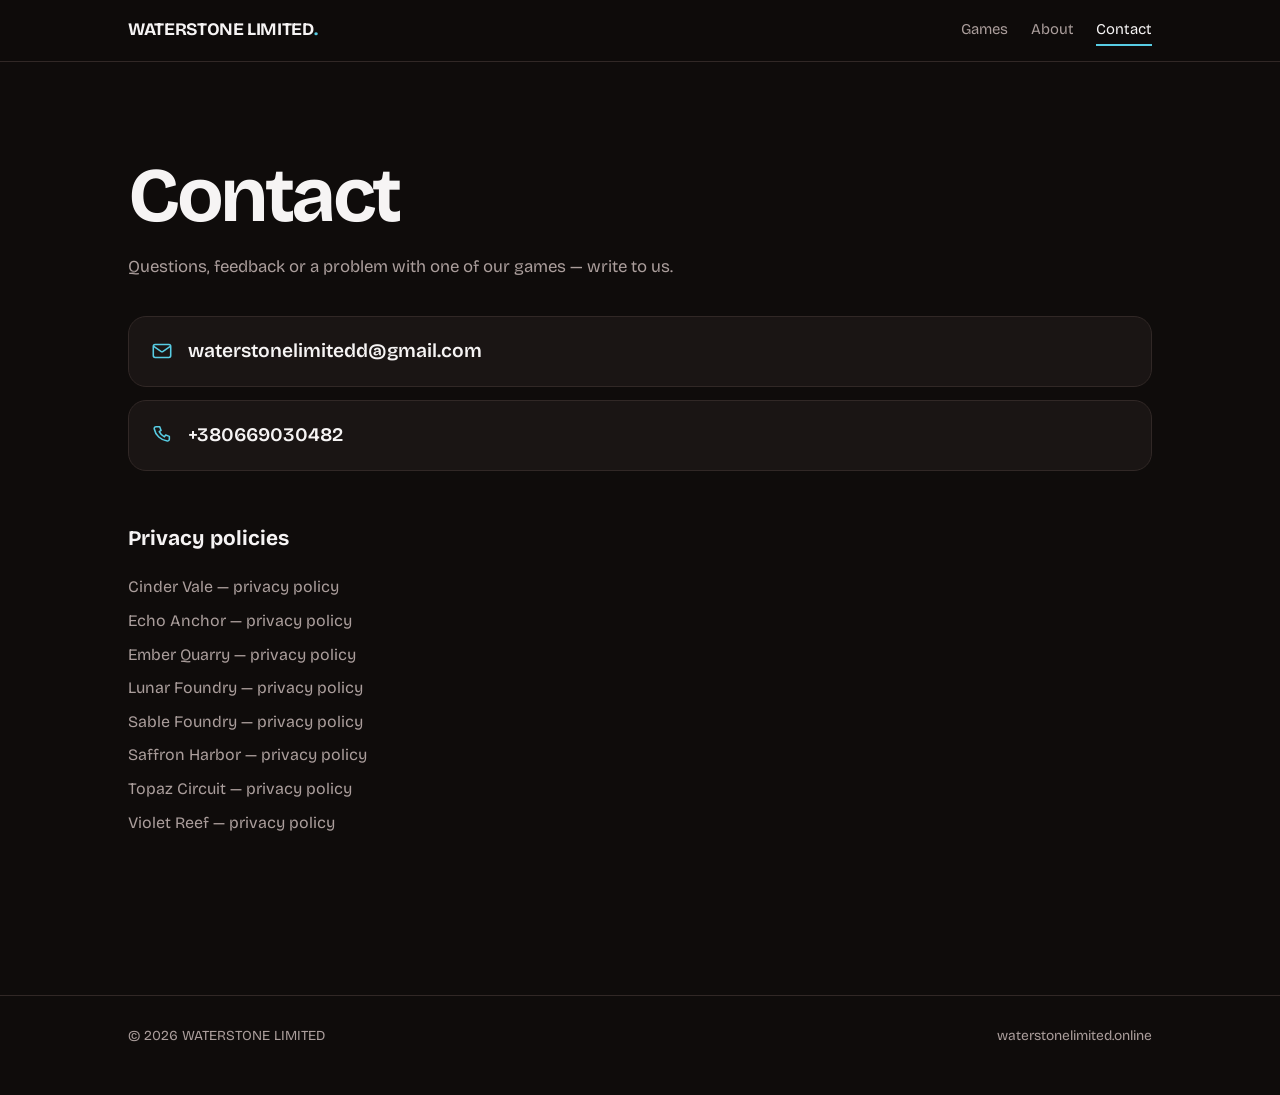
<file: contact/index.html>
<!-- studio-page -->
<!doctype html>
<html lang="en">
<head>
<meta charset="utf-8">
<meta name="viewport" content="width=device-width,initial-scale=1">
<title>Contact · WATERSTONE LIMITED</title>
<meta name="description" content="Mobile productivity tools">
<meta name="color-scheme" content="dark">
<meta property="og:type" content="website">
<meta property="og:site_name" content="WATERSTONE LIMITED">
<meta property="og:title" content="Contact · WATERSTONE LIMITED">
<meta property="og:description" content="Mobile productivity tools">
<link rel="icon" href="/favicon.svg" type="image/svg+xml">
<link rel="stylesheet" href="/fonts/bricolage.css">
<style>
:root {
  --bg: hsl(10 14% 5%);
  --card: hsl(10 14% 9%);
  --tint: hsl(190 34% 15%);
  --ink: hsl(10 10% 96%);
  --muted: hsl(10 8% 64%);
  --line: hsl(10 12% 17%);
  --accent: hsl(190 72% 62%);
  --sans: Bricolage Grotesque, ui-sans-serif, system-ui, -apple-system, "Segoe UI", Roboto, sans-serif;
}

*, *::before, *::after { box-sizing: border-box; }
html { -webkit-text-size-adjust: 100%; }
body { margin: 0; }
img { max-width: 100%; display: block; }
a { color: inherit; }
@media (prefers-reduced-motion: reduce) { * { scroll-behavior: auto !important; transition: none !important; } }

body { background: var(--bg); color: var(--ink); font: 400 16px/1.6 var(--sans); }
.in { max-width: 68rem; margin: 0 auto; padding: 0 clamp(1.1rem, 4vw, 2rem); }
.bar { position: sticky; top: 0; z-index: 5; background: color-mix(in srgb, var(--bg) 88%, transparent); backdrop-filter: blur(10px); border-bottom: 1px solid var(--line); }
.bar .in { display: flex; align-items: center; justify-content: space-between; gap: 1rem; height: 3.8rem; }
.bar .logo { font-weight: 700; letter-spacing: -.02em; text-decoration: none; font-size: 1.1rem; }
.bar .logo i { font-style: normal; color: var(--accent); }
.bar nav { display: flex; gap: 1.4rem; font-size: .93rem; }
.bar nav a { text-decoration: none; color: var(--muted); padding: .2rem 0; border-bottom: 2px solid transparent; }
.bar nav a:hover { color: var(--ink); }
.bar nav a[aria-current] { color: var(--ink); border-color: var(--accent); }
.hero { padding: clamp(3.5rem, 11vw, 8rem) 0 clamp(2.5rem, 6vw, 4rem); }
.hero h1 { margin: 0; font-size: clamp(3rem, 12vw, 8rem); line-height: .92; letter-spacing: -.05em; font-weight: 700; overflow-wrap: anywhere; }
.hero h1 span { color: var(--accent); }
.hero p { margin: 1.8rem 0 0; max-width: 46ch; color: var(--muted); font-size: 1.15rem; }
.panels { display: grid; gap: 1.4rem; }
.panel { position: relative; overflow: hidden; display: grid; gap: 1.6rem; padding: clamp(1.4rem, 4vw, 2.6rem); border-radius: 28px; border: 1px solid var(--line); background: linear-gradient(140deg, var(--tint), var(--card) 60%); }
.panel .icon { width: 76px; height: 76px; border-radius: 18px; background: var(--card); margin-bottom: 1.2rem; }
.panel h2 { margin: 0; font-size: clamp(1.7rem, 4.5vw, 2.5rem); line-height: 1.05; letter-spacing: -.035em; }
.panel .short { margin: .8rem 0 0; color: var(--muted); max-width: 36ch; }
.pair { display: flex; gap: .8rem; justify-content: center; align-items: flex-start; }
.pair img { width: 46%; max-width: 13rem; border-radius: 18px; border: 1px solid var(--line); box-shadow: 0 24px 50px rgba(0, 0, 0, .45); }
.pair img:nth-child(2) { margin-top: 2.2rem; }
.actions { display: flex; gap: .55rem; flex-wrap: wrap; margin: 1.5rem 0 0; }
.btn { display: inline-flex; align-items: center; gap: .45rem; padding: .66rem 1.1rem; border-radius: 12px; font-size: .9rem; font-weight: 600; line-height: 1; text-decoration: none; border: 1px solid transparent; transition: background-color .12s, border-color .12s, color .12s; }
.btn svg { width: 14px; height: 14px; }
.btn-play { background: var(--accent); color: var(--bg); }
.btn-play:hover { filter: brightness(1.1); }
.btn-ghost { border-color: var(--line); color: var(--ink); }
.btn-ghost:hover { border-color: var(--accent); color: var(--accent); }
.btn:focus-visible, a:focus-visible { outline: 2px solid var(--accent); outline-offset: 3px; }
.sub { padding: clamp(3rem, 8vw, 6rem) 0; display: grid; gap: 1.2rem; }
.sub h1 { margin: 0; font-size: clamp(2.4rem, 8vw, 4.8rem); line-height: 1; letter-spacing: -.045em; }
.sub p { margin: 0; color: var(--muted); max-width: 54ch; font-size: 1.05rem; }
.big { display: grid; gap: .8rem; margin-top: 1rem; }
.big a { display: flex; align-items: center; gap: .9rem; padding: 1.2rem 1.4rem; border: 1px solid var(--line); border-radius: 18px; background: var(--card); text-decoration: none; font-size: 1.2rem; font-weight: 600; overflow-wrap: anywhere; }
.big a svg { width: 22px; height: 22px; color: var(--accent); flex: 0 0 22px; }
.big a:hover { border-color: var(--accent); }
.pol { list-style: none; margin: 0; padding: 0; display: grid; gap: .5rem; }
.pol a { color: var(--muted); text-decoration: none; }
.pol a:hover { color: var(--accent); }
.none { color: var(--muted); }
footer { margin-top: 4rem; border-top: 1px solid var(--line); padding: 1.8rem 0 3rem; color: var(--muted); font-size: .86rem; }
footer .in { display: flex; justify-content: space-between; flex-wrap: wrap; gap: .8rem 2rem; }
@media (min-width: 820px) {
  .panel { grid-template-columns: 1.1fr .9fr; align-items: center; }
  .panel:nth-child(even) .pair { order: -1; }
}

</style>
</head>
<body>
<div class="bar"><div class="in">
  <a class="logo" href="/">WATERSTONE LIMITED<i>.</i></a>
  <nav><a href="/">Games</a><a href="/about/">About</a><a href="/contact/" aria-current=page>Contact</a></nav>
</div></div>
<main class="in"><section class="sub">
  <h1>Contact</h1>
  <p>Questions, feedback or a problem with one of our games — write to us.</p>
  <div class="big">
    <a href="mailto:waterstonelimitedd@gmail.com"><svg viewBox="0 0 24 24" fill="none" stroke="currentColor" stroke-width="1.7" stroke-linecap="round" stroke-linejoin="round" aria-hidden="true"><rect x="2.5" y="5" width="19" height="14" rx="2"/><path d="m3 7 8.2 5.6a1.4 1.4 0 0 0 1.6 0L21 7"/></svg><span>waterstonelimitedd@gmail.com</span></a>
    <a href="tel:+380669030482"><svg viewBox="0 0 24 24" fill="none" stroke="currentColor" stroke-width="1.7" stroke-linecap="round" stroke-linejoin="round" aria-hidden="true"><path d="M6.5 3h3l1.5 4-2 1.4a12 12 0 0 0 5.6 5.6L16 12l4 1.5v3a2 2 0 0 1-2.2 2A16.5 16.5 0 0 1 3.5 5.2 2 2 0 0 1 5.5 3Z"/></svg><span>+380669030482</span></a>
  </div>
  <h2 style="margin:2rem 0 0;font-size:1.3rem">Privacy policies</h2>
  <ul class="pol">
    <li><a href="/cinder-vale/">Cinder Vale — privacy policy</a></li>
    <li><a href="/echo-anchor/">Echo Anchor — privacy policy</a></li>
    <li><a href="/ember-quarry/">Ember Quarry — privacy policy</a></li>
    <li><a href="/lunar-foundry/">Lunar Foundry — privacy policy</a></li>
    <li><a href="/sable-foundry/">Sable Foundry — privacy policy</a></li>
    <li><a href="/saffron-harbor/">Saffron Harbor — privacy policy</a></li>
    <li><a href="/topaz-circuit/">Topaz Circuit — privacy policy</a></li>
    <li><a href="/violet-reef/">Violet Reef — privacy policy</a></li>
  </ul>
</section></main>
<footer><div class="in"><span>&copy; 2026 WATERSTONE LIMITED</span><span>waterstonelimited.online</span></div></footer>
</body>
</html>
</file>
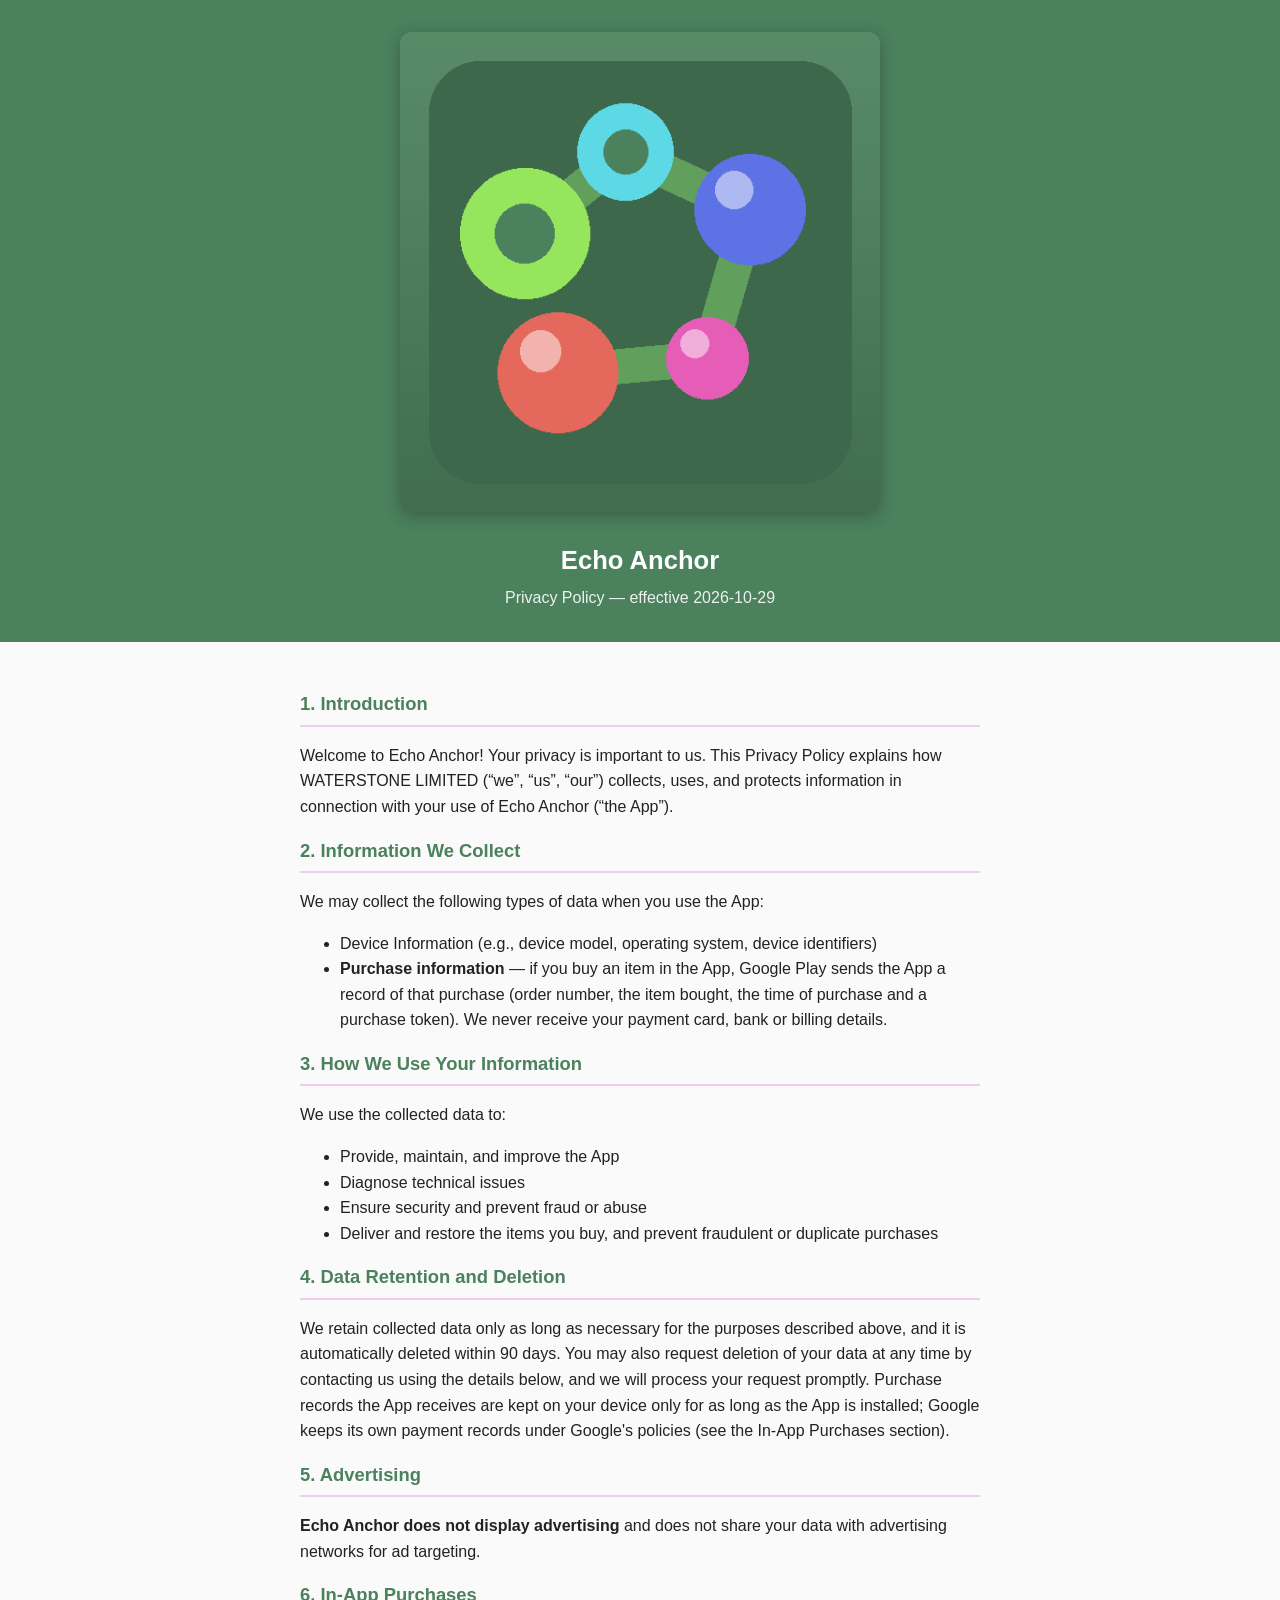
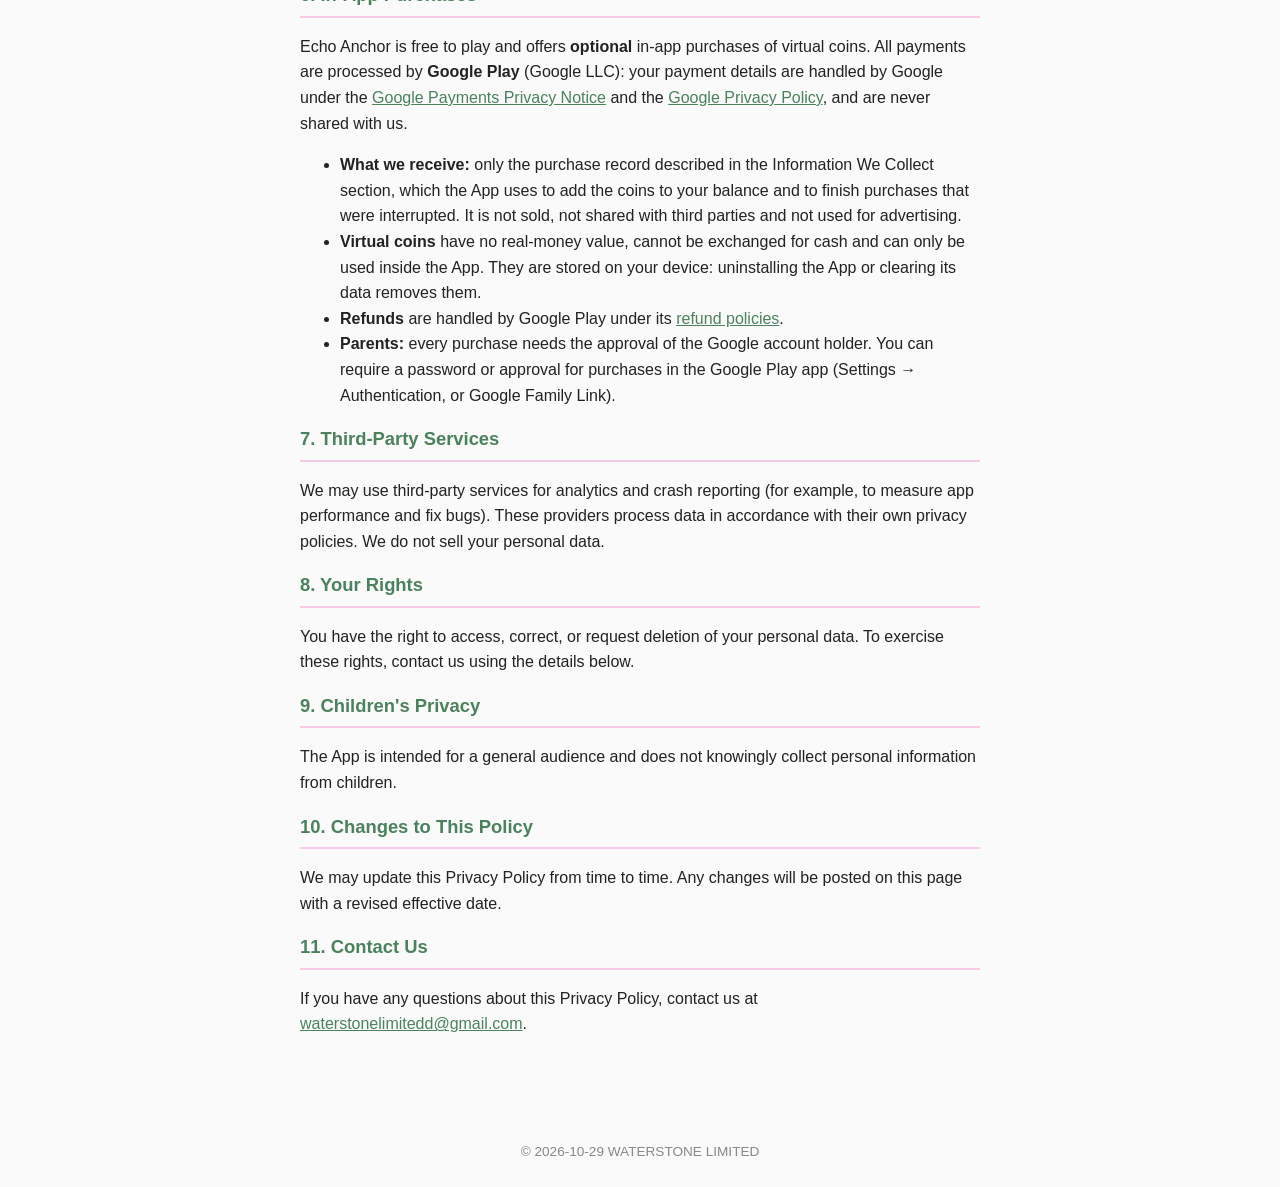
<file: echo-anchor/index.html>
<!doctype html>
<html lang="en">
<head>
<meta charset="utf-8">
<meta name="viewport" content="width=device-width, initial-scale=1">
<title>Echo Anchor — Privacy Policy</title>
<style>
  :root { --primary: #4B815D; --accent: #F6CBE8; }
  * { box-sizing: border-box; }
  body { margin: 0; font-family: -apple-system, Segoe UI, Roboto, Helvetica, Arial, sans-serif;
         color: #222; background: #fafafa; line-height: 1.6; }
  header { background: var(--primary); padding: 32px 16px; text-align: center; color: #fff; }
  header img { max-width: 480px; width: 100%; height: auto; border-radius: 12px; box-shadow: 0 4px 16px rgba(0,0,0,0.25); }
  header h1 { margin: 20px 0 4px; font-size: 1.6rem; }
  header p { margin: 0; opacity: 0.9; }
  main { max-width: 720px; margin: 0 auto; padding: 32px 20px 64px; }
  h2 { color: var(--primary); border-bottom: 2px solid var(--accent); padding-bottom: 6px; font-size: 1.15rem; }
  a { color: var(--primary); }
  footer { text-align: center; padding: 24px; color: #888; font-size: 0.85rem; }
</style>
</head>
<body>
<header>
  <img src="banner.png" alt="Echo Anchor banner">
  <h1>Echo Anchor</h1>
  <p>Privacy Policy — effective 2026-10-29</p>
</header>
<main>
  <h2>1. Introduction</h2>
  <p>
    Welcome to Echo Anchor! Your privacy is important to us. This Privacy Policy
    explains how WATERSTONE LIMITED (&ldquo;we&rdquo;, &ldquo;us&rdquo;,
    &ldquo;our&rdquo;) collects, uses, and protects information in connection with
    your use of Echo Anchor (&ldquo;the App&rdquo;).
  </p>

  <h2>2. Information We Collect</h2>
  <p>We may collect the following types of data when you use the App:</p>
  <ul>
    <li>Device Information (e.g., device model, operating system, device identifiers)</li>
    <li><strong>Purchase information</strong> — if you buy an item in the App, Google Play sends
      the App a record of that purchase (order number, the item bought, the time of purchase and a
      purchase token). We never receive your payment card, bank or billing details.</li>
  </ul>

  <h2>3. How We Use Your Information</h2>
  <p>We use the collected data to:</p>
  <ul>
    <li>Provide, maintain, and improve the App</li>
    <li>Diagnose technical issues</li>
    <li>Ensure security and prevent fraud or abuse</li>
    <li>Deliver and restore the items you buy, and prevent fraudulent or duplicate purchases</li>
  </ul>

  <h2>4. Data Retention and Deletion</h2>
  <p>
    We retain collected data only as long as necessary for the purposes described
    above, and it is automatically deleted within 90 days. You may also request
    deletion of your data at any time by contacting us using the details below,
    and we will process your request promptly. Purchase records the App receives are kept on your device only for as
    long as the App is installed; Google keeps its own payment records under Google's policies
    (see the In-App Purchases section).
  </p>

  <h2>5. Advertising</h2>
  <p>
    <strong>Echo Anchor does not display advertising</strong> and does not share
    your data with advertising networks for ad targeting.
  </p>
  <h2>6. In-App Purchases</h2>
  <p>
    Echo Anchor is free to play and offers <strong>optional</strong> in-app purchases of virtual
    coins. All payments are processed by <strong>Google Play</strong> (Google LLC): your payment
    details are handled by Google under the
    <a href="https://payments.google.com/payments/apis-secure/u/0/get_legal_document?ldo=0&amp;ldt=privacynotice" target="_blank" rel="noopener">Google Payments Privacy Notice</a>
    and the <a href="https://policies.google.com/privacy" target="_blank" rel="noopener">Google Privacy Policy</a>,
    and are never shared with us.
  </p>
  <ul>
    <li><strong>What we receive:</strong> only the purchase record described in the Information We
      Collect section, which the App uses to add the coins to your balance and to finish purchases
      that were interrupted. It is not sold, not shared with third parties and not used for
      advertising.</li>
    <li><strong>Virtual coins</strong> have no real-money value, cannot be exchanged for cash and can
      only be used inside the App. They are stored on your device: uninstalling the App or clearing
      its data removes them.</li>
    <li><strong>Refunds</strong> are handled by Google Play under its
      <a href="https://support.google.com/googleplay/answer/2479637" target="_blank" rel="noopener">refund policies</a>.</li>
    <li><strong>Parents:</strong> every purchase needs the approval of the Google account holder.
      You can require a password or approval for purchases in the Google Play app
      (Settings &rarr; Authentication, or Google Family Link).</li>
  </ul>

  <h2>7. Third-Party Services</h2>
  <p>
    We may use third-party services for analytics and crash reporting (for example,
    to measure app performance and fix bugs). These providers process data in
    accordance with their own privacy policies. We do not sell your personal data.
  </p>

  <h2>8. Your Rights</h2>
  <p>
    You have the right to access, correct, or request deletion of your personal
    data. To exercise these rights, contact us using the details below.
  </p>

  <h2>9. Children's Privacy</h2>
  <p>
    The App is intended for a general audience and does not knowingly collect
    personal information from children.
  </p>

  <h2>10. Changes to This Policy</h2>
  <p>
    We may update this Privacy Policy from time to time. Any changes will be posted
    on this page with a revised effective date.
  </p>

  <h2>11. Contact Us</h2>
  <p>
    If you have any questions about this Privacy Policy, contact us at
    <a href="mailto:waterstonelimitedd@gmail.com">waterstonelimitedd@gmail.com</a>.
  </p>
</main>
<footer>
  &copy; 2026-10-29 WATERSTONE LIMITED
</footer>
</body>
</html>
</file>
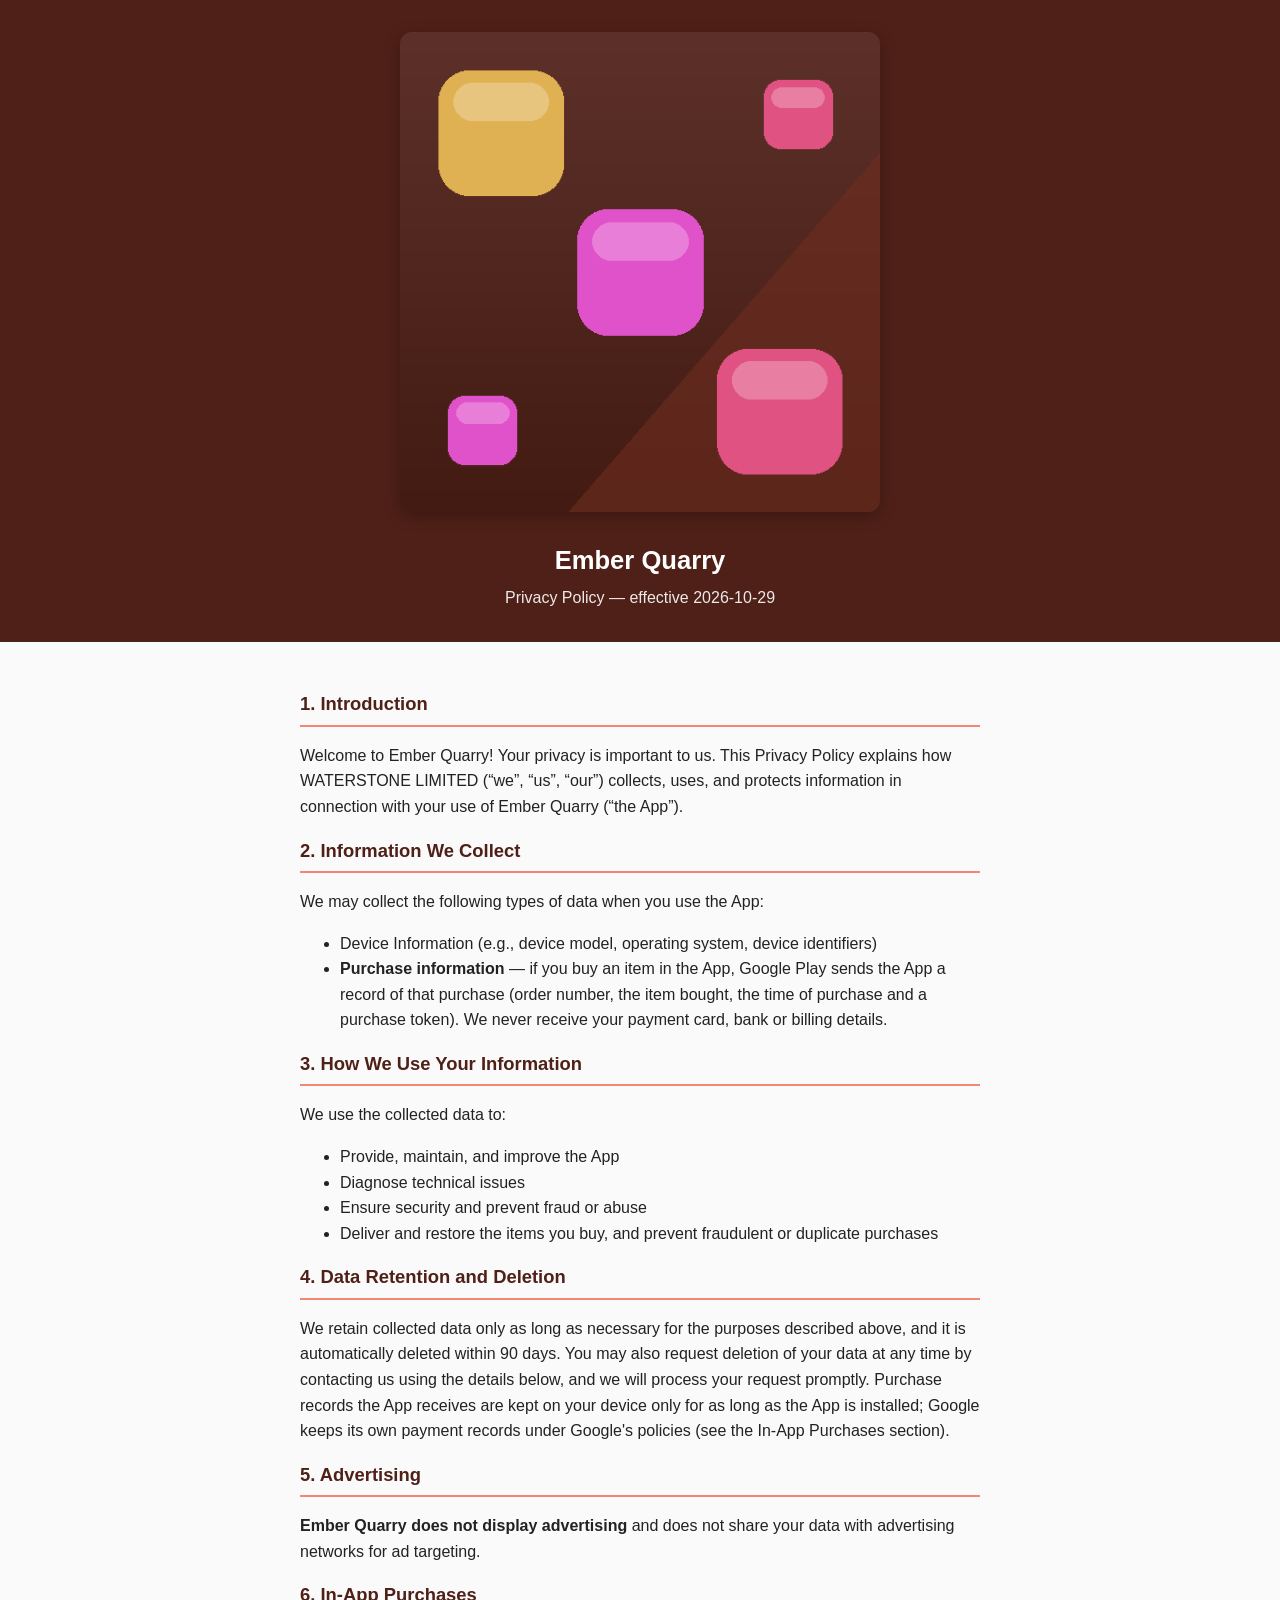
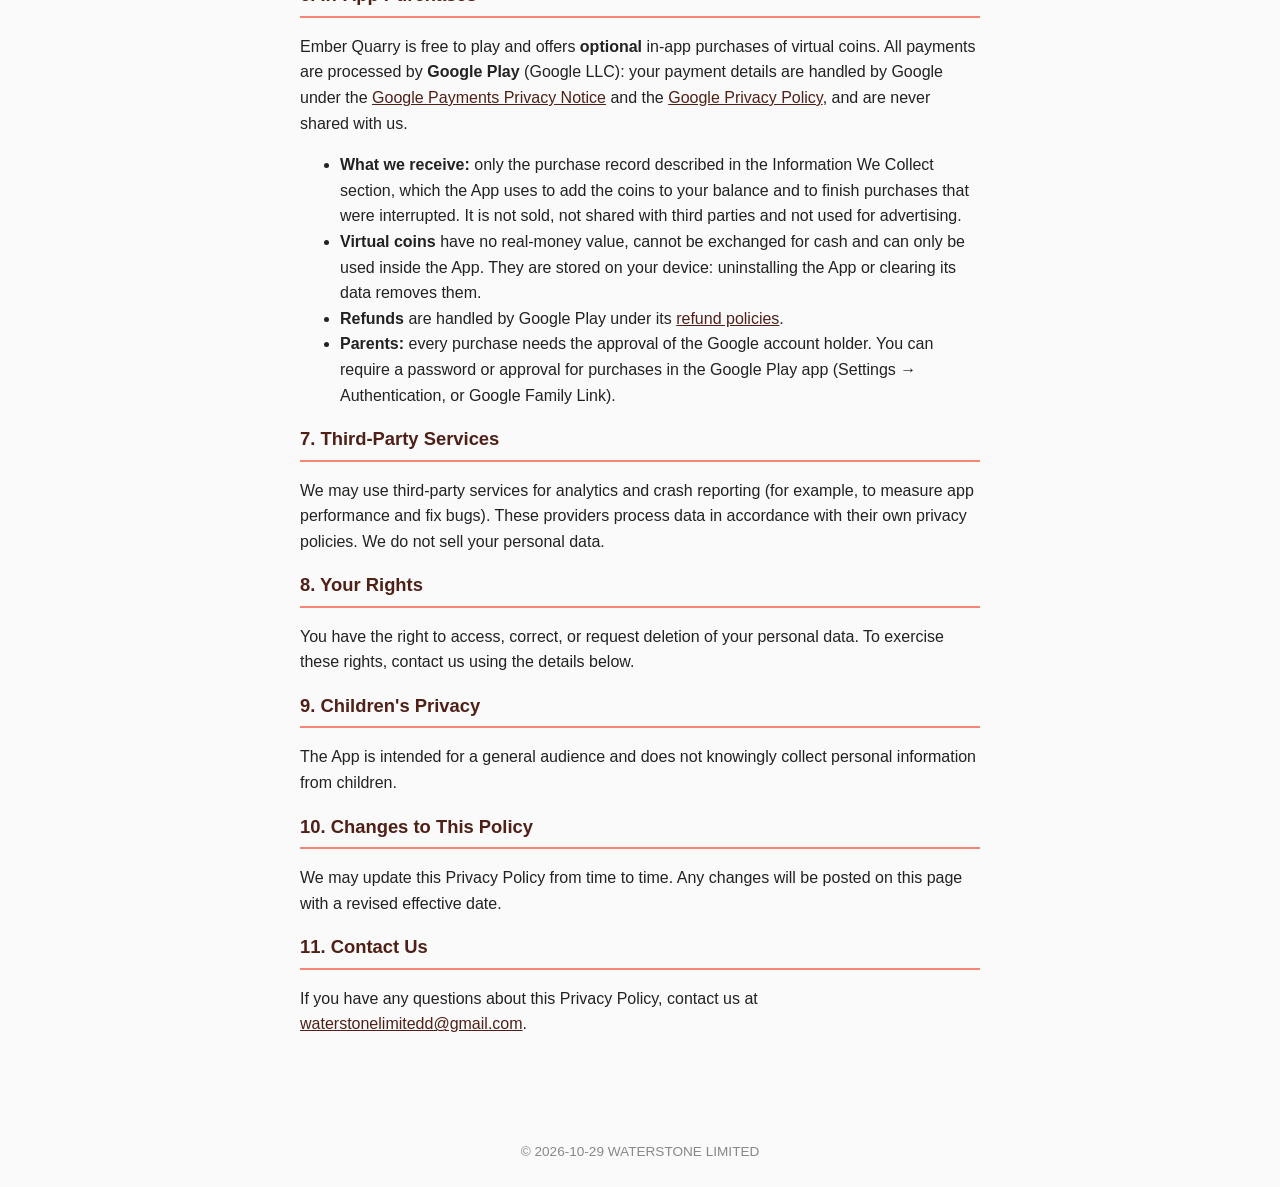
<file: ember-quarry/index.html>
<!doctype html>
<html lang="en">
<head>
<meta charset="utf-8">
<meta name="viewport" content="width=device-width, initial-scale=1">
<title>Ember Quarry — Privacy Policy</title>
<style>
  :root { --primary: #4F2017; --accent: #F48771; }
  * { box-sizing: border-box; }
  body { margin: 0; font-family: -apple-system, Segoe UI, Roboto, Helvetica, Arial, sans-serif;
         color: #222; background: #fafafa; line-height: 1.6; }
  header { background: var(--primary); padding: 32px 16px; text-align: center; color: #fff; }
  header img { max-width: 480px; width: 100%; height: auto; border-radius: 12px; box-shadow: 0 4px 16px rgba(0,0,0,0.25); }
  header h1 { margin: 20px 0 4px; font-size: 1.6rem; }
  header p { margin: 0; opacity: 0.9; }
  main { max-width: 720px; margin: 0 auto; padding: 32px 20px 64px; }
  h2 { color: var(--primary); border-bottom: 2px solid var(--accent); padding-bottom: 6px; font-size: 1.15rem; }
  a { color: var(--primary); }
  footer { text-align: center; padding: 24px; color: #888; font-size: 0.85rem; }
</style>
</head>
<body>
<header>
  <img src="banner.png" alt="Ember Quarry banner">
  <h1>Ember Quarry</h1>
  <p>Privacy Policy — effective 2026-10-29</p>
</header>
<main>
  <h2>1. Introduction</h2>
  <p>
    Welcome to Ember Quarry! Your privacy is important to us. This Privacy Policy
    explains how WATERSTONE LIMITED (&ldquo;we&rdquo;, &ldquo;us&rdquo;,
    &ldquo;our&rdquo;) collects, uses, and protects information in connection with
    your use of Ember Quarry (&ldquo;the App&rdquo;).
  </p>

  <h2>2. Information We Collect</h2>
  <p>We may collect the following types of data when you use the App:</p>
  <ul>
    <li>Device Information (e.g., device model, operating system, device identifiers)</li>
    <li><strong>Purchase information</strong> — if you buy an item in the App, Google Play sends
      the App a record of that purchase (order number, the item bought, the time of purchase and a
      purchase token). We never receive your payment card, bank or billing details.</li>
  </ul>

  <h2>3. How We Use Your Information</h2>
  <p>We use the collected data to:</p>
  <ul>
    <li>Provide, maintain, and improve the App</li>
    <li>Diagnose technical issues</li>
    <li>Ensure security and prevent fraud or abuse</li>
    <li>Deliver and restore the items you buy, and prevent fraudulent or duplicate purchases</li>
  </ul>

  <h2>4. Data Retention and Deletion</h2>
  <p>
    We retain collected data only as long as necessary for the purposes described
    above, and it is automatically deleted within 90 days. You may also request
    deletion of your data at any time by contacting us using the details below,
    and we will process your request promptly. Purchase records the App receives are kept on your device only for as
    long as the App is installed; Google keeps its own payment records under Google's policies
    (see the In-App Purchases section).
  </p>

  <h2>5. Advertising</h2>
  <p>
    <strong>Ember Quarry does not display advertising</strong> and does not share
    your data with advertising networks for ad targeting.
  </p>
  <h2>6. In-App Purchases</h2>
  <p>
    Ember Quarry is free to play and offers <strong>optional</strong> in-app purchases of virtual
    coins. All payments are processed by <strong>Google Play</strong> (Google LLC): your payment
    details are handled by Google under the
    <a href="https://payments.google.com/payments/apis-secure/u/0/get_legal_document?ldo=0&amp;ldt=privacynotice" target="_blank" rel="noopener">Google Payments Privacy Notice</a>
    and the <a href="https://policies.google.com/privacy" target="_blank" rel="noopener">Google Privacy Policy</a>,
    and are never shared with us.
  </p>
  <ul>
    <li><strong>What we receive:</strong> only the purchase record described in the Information We
      Collect section, which the App uses to add the coins to your balance and to finish purchases
      that were interrupted. It is not sold, not shared with third parties and not used for
      advertising.</li>
    <li><strong>Virtual coins</strong> have no real-money value, cannot be exchanged for cash and can
      only be used inside the App. They are stored on your device: uninstalling the App or clearing
      its data removes them.</li>
    <li><strong>Refunds</strong> are handled by Google Play under its
      <a href="https://support.google.com/googleplay/answer/2479637" target="_blank" rel="noopener">refund policies</a>.</li>
    <li><strong>Parents:</strong> every purchase needs the approval of the Google account holder.
      You can require a password or approval for purchases in the Google Play app
      (Settings &rarr; Authentication, or Google Family Link).</li>
  </ul>

  <h2>7. Third-Party Services</h2>
  <p>
    We may use third-party services for analytics and crash reporting (for example,
    to measure app performance and fix bugs). These providers process data in
    accordance with their own privacy policies. We do not sell your personal data.
  </p>

  <h2>8. Your Rights</h2>
  <p>
    You have the right to access, correct, or request deletion of your personal
    data. To exercise these rights, contact us using the details below.
  </p>

  <h2>9. Children's Privacy</h2>
  <p>
    The App is intended for a general audience and does not knowingly collect
    personal information from children.
  </p>

  <h2>10. Changes to This Policy</h2>
  <p>
    We may update this Privacy Policy from time to time. Any changes will be posted
    on this page with a revised effective date.
  </p>

  <h2>11. Contact Us</h2>
  <p>
    If you have any questions about this Privacy Policy, contact us at
    <a href="mailto:waterstonelimitedd@gmail.com">waterstonelimitedd@gmail.com</a>.
  </p>
</main>
<footer>
  &copy; 2026-10-29 WATERSTONE LIMITED
</footer>
</body>
</html>
</file>
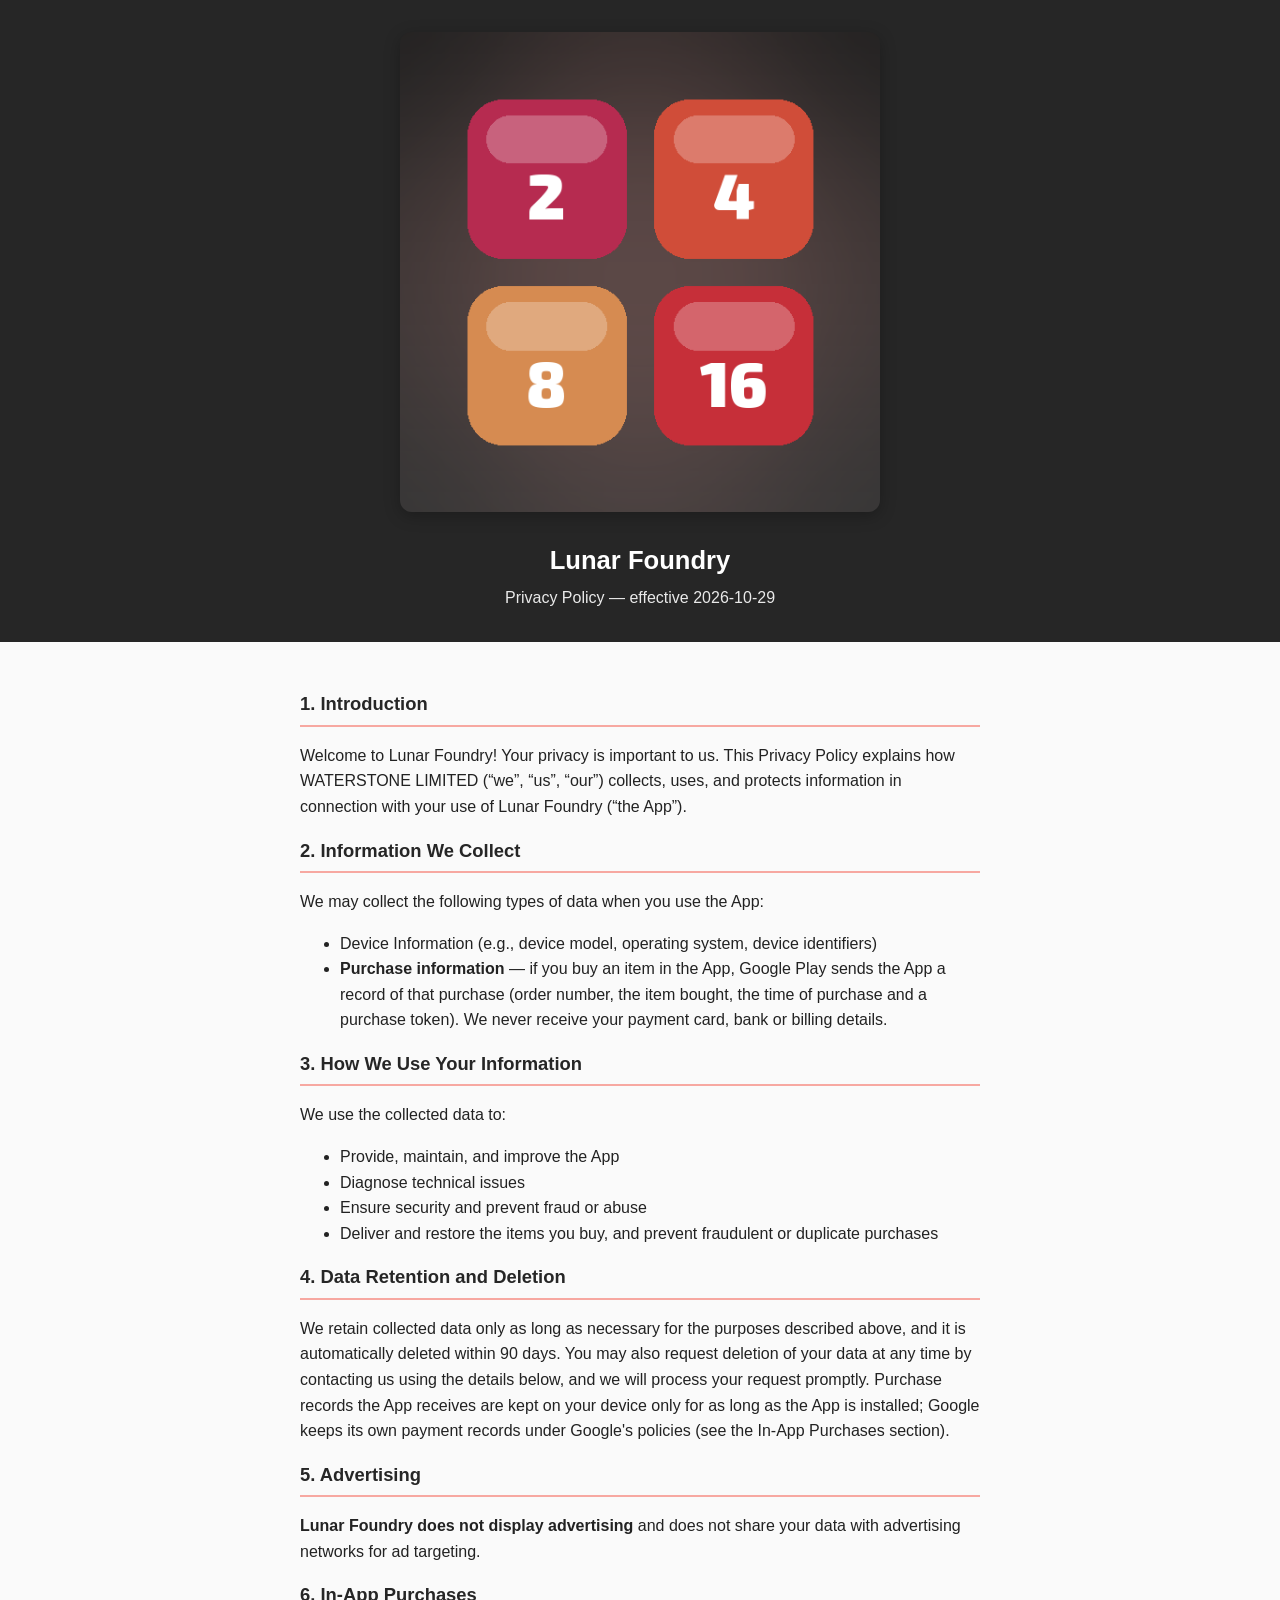
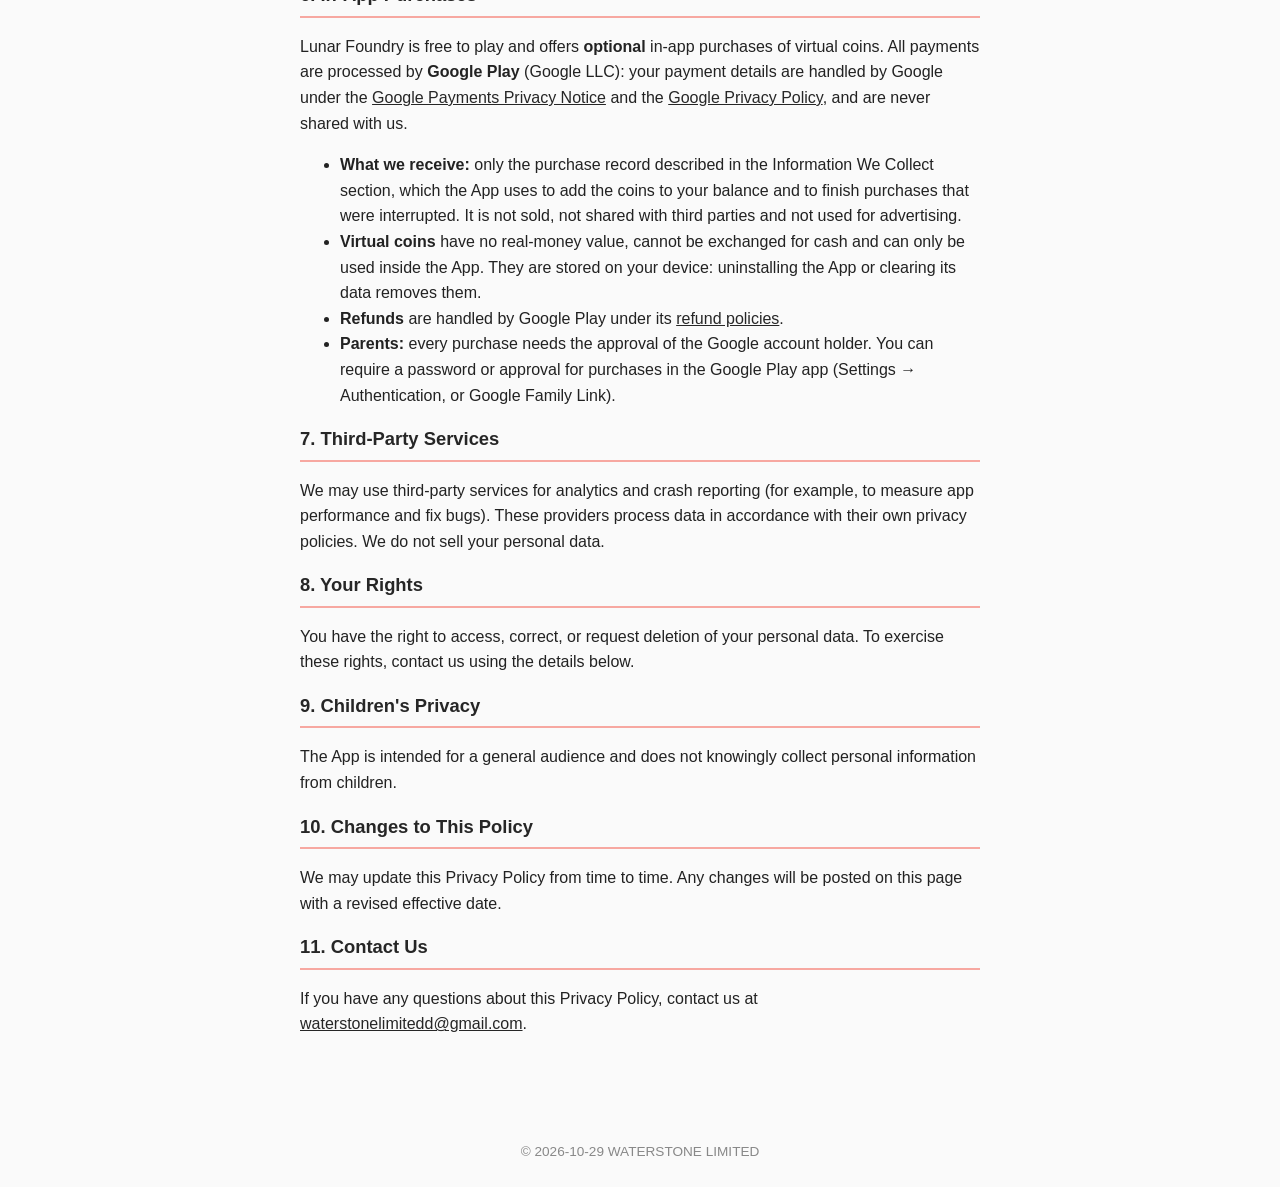
<file: lunar-foundry/index.html>
<!doctype html>
<html lang="en">
<head>
<meta charset="utf-8">
<meta name="viewport" content="width=device-width, initial-scale=1">
<title>Lunar Foundry — Privacy Policy</title>
<style>
  :root { --primary: #262626; --accent: #F7A8A1; }
  * { box-sizing: border-box; }
  body { margin: 0; font-family: -apple-system, Segoe UI, Roboto, Helvetica, Arial, sans-serif;
         color: #222; background: #fafafa; line-height: 1.6; }
  header { background: var(--primary); padding: 32px 16px; text-align: center; color: #fff; }
  header img { max-width: 480px; width: 100%; height: auto; border-radius: 12px; box-shadow: 0 4px 16px rgba(0,0,0,0.25); }
  header h1 { margin: 20px 0 4px; font-size: 1.6rem; }
  header p { margin: 0; opacity: 0.9; }
  main { max-width: 720px; margin: 0 auto; padding: 32px 20px 64px; }
  h2 { color: var(--primary); border-bottom: 2px solid var(--accent); padding-bottom: 6px; font-size: 1.15rem; }
  a { color: var(--primary); }
  footer { text-align: center; padding: 24px; color: #888; font-size: 0.85rem; }
</style>
</head>
<body>
<header>
  <img src="banner.png" alt="Lunar Foundry banner">
  <h1>Lunar Foundry</h1>
  <p>Privacy Policy — effective 2026-10-29</p>
</header>
<main>
  <h2>1. Introduction</h2>
  <p>
    Welcome to Lunar Foundry! Your privacy is important to us. This Privacy Policy
    explains how WATERSTONE LIMITED (&ldquo;we&rdquo;, &ldquo;us&rdquo;,
    &ldquo;our&rdquo;) collects, uses, and protects information in connection with
    your use of Lunar Foundry (&ldquo;the App&rdquo;).
  </p>

  <h2>2. Information We Collect</h2>
  <p>We may collect the following types of data when you use the App:</p>
  <ul>
    <li>Device Information (e.g., device model, operating system, device identifiers)</li>
    <li><strong>Purchase information</strong> — if you buy an item in the App, Google Play sends
      the App a record of that purchase (order number, the item bought, the time of purchase and a
      purchase token). We never receive your payment card, bank or billing details.</li>
  </ul>

  <h2>3. How We Use Your Information</h2>
  <p>We use the collected data to:</p>
  <ul>
    <li>Provide, maintain, and improve the App</li>
    <li>Diagnose technical issues</li>
    <li>Ensure security and prevent fraud or abuse</li>
    <li>Deliver and restore the items you buy, and prevent fraudulent or duplicate purchases</li>
  </ul>

  <h2>4. Data Retention and Deletion</h2>
  <p>
    We retain collected data only as long as necessary for the purposes described
    above, and it is automatically deleted within 90 days. You may also request
    deletion of your data at any time by contacting us using the details below,
    and we will process your request promptly. Purchase records the App receives are kept on your device only for as
    long as the App is installed; Google keeps its own payment records under Google's policies
    (see the In-App Purchases section).
  </p>

  <h2>5. Advertising</h2>
  <p>
    <strong>Lunar Foundry does not display advertising</strong> and does not share
    your data with advertising networks for ad targeting.
  </p>
  <h2>6. In-App Purchases</h2>
  <p>
    Lunar Foundry is free to play and offers <strong>optional</strong> in-app purchases of virtual
    coins. All payments are processed by <strong>Google Play</strong> (Google LLC): your payment
    details are handled by Google under the
    <a href="https://payments.google.com/payments/apis-secure/u/0/get_legal_document?ldo=0&amp;ldt=privacynotice" target="_blank" rel="noopener">Google Payments Privacy Notice</a>
    and the <a href="https://policies.google.com/privacy" target="_blank" rel="noopener">Google Privacy Policy</a>,
    and are never shared with us.
  </p>
  <ul>
    <li><strong>What we receive:</strong> only the purchase record described in the Information We
      Collect section, which the App uses to add the coins to your balance and to finish purchases
      that were interrupted. It is not sold, not shared with third parties and not used for
      advertising.</li>
    <li><strong>Virtual coins</strong> have no real-money value, cannot be exchanged for cash and can
      only be used inside the App. They are stored on your device: uninstalling the App or clearing
      its data removes them.</li>
    <li><strong>Refunds</strong> are handled by Google Play under its
      <a href="https://support.google.com/googleplay/answer/2479637" target="_blank" rel="noopener">refund policies</a>.</li>
    <li><strong>Parents:</strong> every purchase needs the approval of the Google account holder.
      You can require a password or approval for purchases in the Google Play app
      (Settings &rarr; Authentication, or Google Family Link).</li>
  </ul>

  <h2>7. Third-Party Services</h2>
  <p>
    We may use third-party services for analytics and crash reporting (for example,
    to measure app performance and fix bugs). These providers process data in
    accordance with their own privacy policies. We do not sell your personal data.
  </p>

  <h2>8. Your Rights</h2>
  <p>
    You have the right to access, correct, or request deletion of your personal
    data. To exercise these rights, contact us using the details below.
  </p>

  <h2>9. Children's Privacy</h2>
  <p>
    The App is intended for a general audience and does not knowingly collect
    personal information from children.
  </p>

  <h2>10. Changes to This Policy</h2>
  <p>
    We may update this Privacy Policy from time to time. Any changes will be posted
    on this page with a revised effective date.
  </p>

  <h2>11. Contact Us</h2>
  <p>
    If you have any questions about this Privacy Policy, contact us at
    <a href="mailto:waterstonelimitedd@gmail.com">waterstonelimitedd@gmail.com</a>.
  </p>
</main>
<footer>
  &copy; 2026-10-29 WATERSTONE LIMITED
</footer>
</body>
</html>
</file>
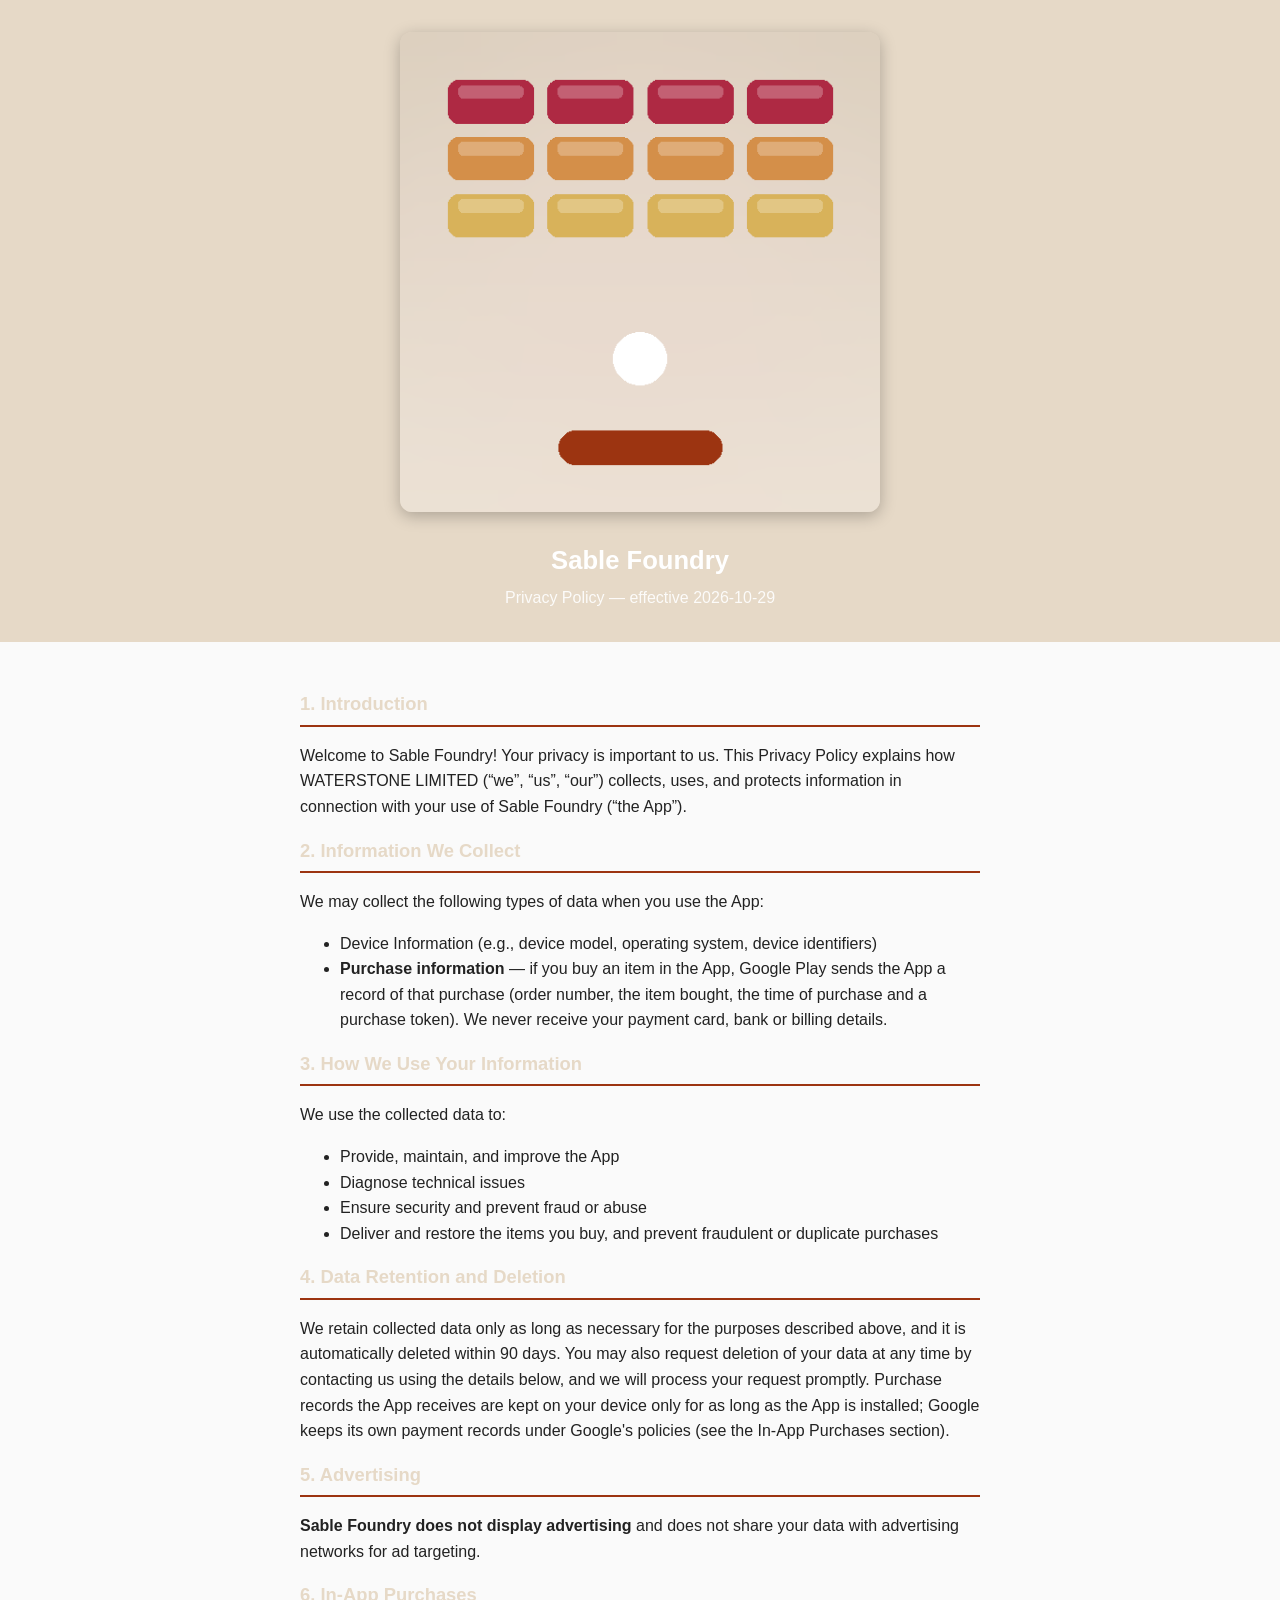
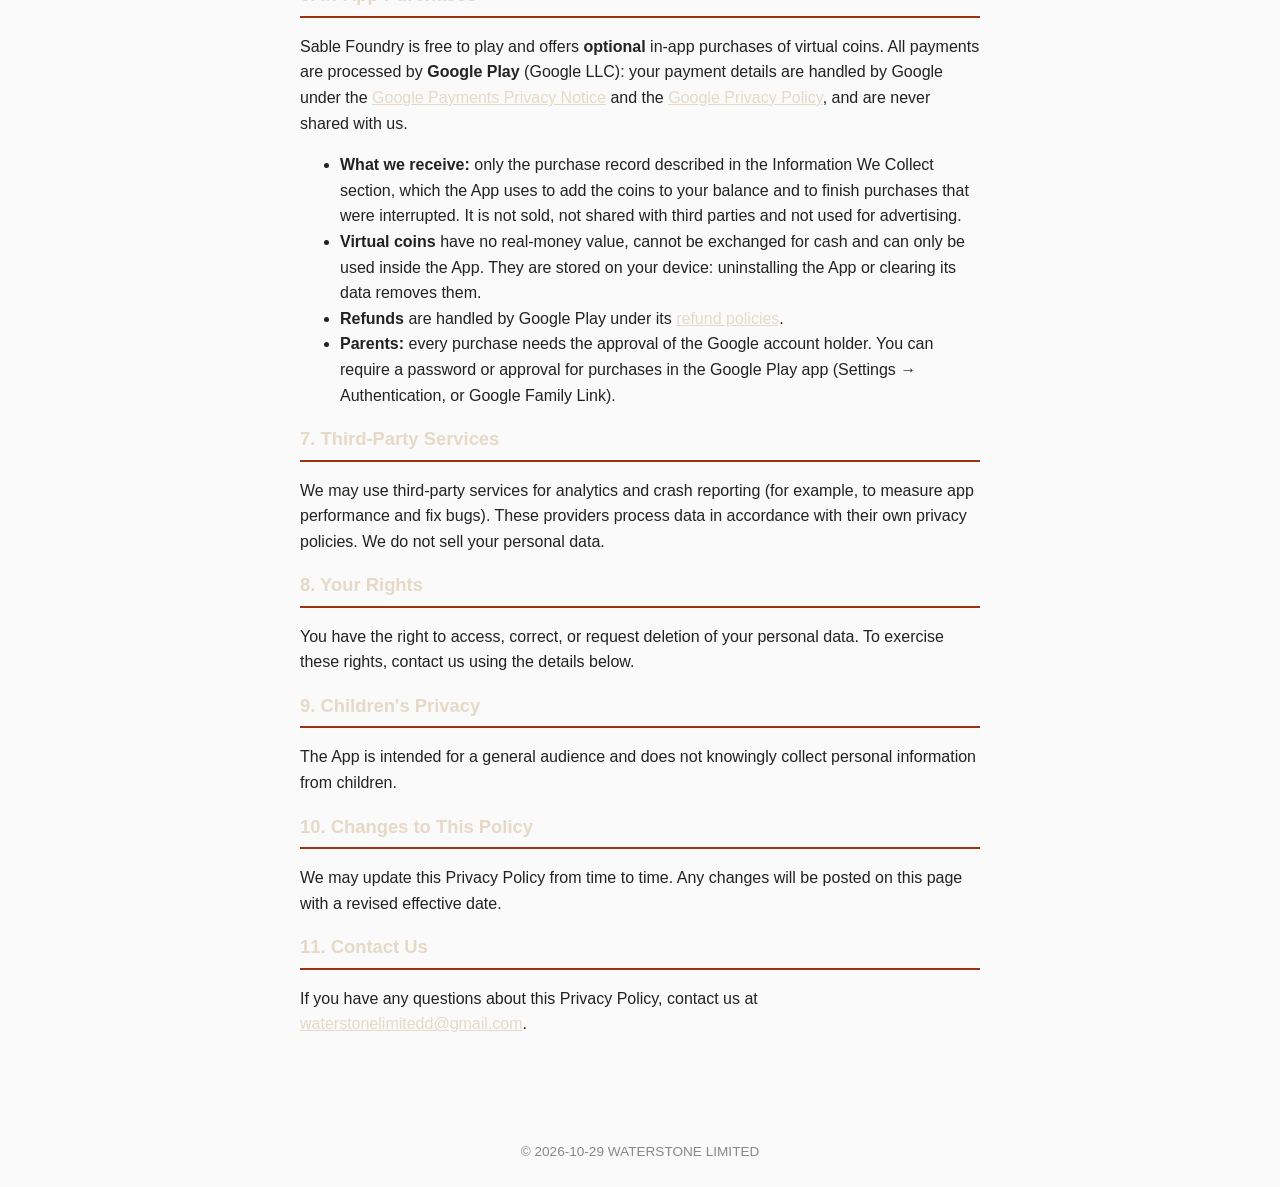
<file: sable-foundry/index.html>
<!doctype html>
<html lang="en">
<head>
<meta charset="utf-8">
<meta name="viewport" content="width=device-width, initial-scale=1">
<title>Sable Foundry — Privacy Policy</title>
<style>
  :root { --primary: #E6D9C7; --accent: #9C3411; }
  * { box-sizing: border-box; }
  body { margin: 0; font-family: -apple-system, Segoe UI, Roboto, Helvetica, Arial, sans-serif;
         color: #222; background: #fafafa; line-height: 1.6; }
  header { background: var(--primary); padding: 32px 16px; text-align: center; color: #fff; }
  header img { max-width: 480px; width: 100%; height: auto; border-radius: 12px; box-shadow: 0 4px 16px rgba(0,0,0,0.25); }
  header h1 { margin: 20px 0 4px; font-size: 1.6rem; }
  header p { margin: 0; opacity: 0.9; }
  main { max-width: 720px; margin: 0 auto; padding: 32px 20px 64px; }
  h2 { color: var(--primary); border-bottom: 2px solid var(--accent); padding-bottom: 6px; font-size: 1.15rem; }
  a { color: var(--primary); }
  footer { text-align: center; padding: 24px; color: #888; font-size: 0.85rem; }
</style>
</head>
<body>
<header>
  <img src="banner.png" alt="Sable Foundry banner">
  <h1>Sable Foundry</h1>
  <p>Privacy Policy — effective 2026-10-29</p>
</header>
<main>
  <h2>1. Introduction</h2>
  <p>
    Welcome to Sable Foundry! Your privacy is important to us. This Privacy Policy
    explains how WATERSTONE LIMITED (&ldquo;we&rdquo;, &ldquo;us&rdquo;,
    &ldquo;our&rdquo;) collects, uses, and protects information in connection with
    your use of Sable Foundry (&ldquo;the App&rdquo;).
  </p>

  <h2>2. Information We Collect</h2>
  <p>We may collect the following types of data when you use the App:</p>
  <ul>
    <li>Device Information (e.g., device model, operating system, device identifiers)</li>
    <li><strong>Purchase information</strong> — if you buy an item in the App, Google Play sends
      the App a record of that purchase (order number, the item bought, the time of purchase and a
      purchase token). We never receive your payment card, bank or billing details.</li>
  </ul>

  <h2>3. How We Use Your Information</h2>
  <p>We use the collected data to:</p>
  <ul>
    <li>Provide, maintain, and improve the App</li>
    <li>Diagnose technical issues</li>
    <li>Ensure security and prevent fraud or abuse</li>
    <li>Deliver and restore the items you buy, and prevent fraudulent or duplicate purchases</li>
  </ul>

  <h2>4. Data Retention and Deletion</h2>
  <p>
    We retain collected data only as long as necessary for the purposes described
    above, and it is automatically deleted within 90 days. You may also request
    deletion of your data at any time by contacting us using the details below,
    and we will process your request promptly. Purchase records the App receives are kept on your device only for as
    long as the App is installed; Google keeps its own payment records under Google's policies
    (see the In-App Purchases section).
  </p>

  <h2>5. Advertising</h2>
  <p>
    <strong>Sable Foundry does not display advertising</strong> and does not share
    your data with advertising networks for ad targeting.
  </p>
  <h2>6. In-App Purchases</h2>
  <p>
    Sable Foundry is free to play and offers <strong>optional</strong> in-app purchases of virtual
    coins. All payments are processed by <strong>Google Play</strong> (Google LLC): your payment
    details are handled by Google under the
    <a href="https://payments.google.com/payments/apis-secure/u/0/get_legal_document?ldo=0&amp;ldt=privacynotice" target="_blank" rel="noopener">Google Payments Privacy Notice</a>
    and the <a href="https://policies.google.com/privacy" target="_blank" rel="noopener">Google Privacy Policy</a>,
    and are never shared with us.
  </p>
  <ul>
    <li><strong>What we receive:</strong> only the purchase record described in the Information We
      Collect section, which the App uses to add the coins to your balance and to finish purchases
      that were interrupted. It is not sold, not shared with third parties and not used for
      advertising.</li>
    <li><strong>Virtual coins</strong> have no real-money value, cannot be exchanged for cash and can
      only be used inside the App. They are stored on your device: uninstalling the App or clearing
      its data removes them.</li>
    <li><strong>Refunds</strong> are handled by Google Play under its
      <a href="https://support.google.com/googleplay/answer/2479637" target="_blank" rel="noopener">refund policies</a>.</li>
    <li><strong>Parents:</strong> every purchase needs the approval of the Google account holder.
      You can require a password or approval for purchases in the Google Play app
      (Settings &rarr; Authentication, or Google Family Link).</li>
  </ul>

  <h2>7. Third-Party Services</h2>
  <p>
    We may use third-party services for analytics and crash reporting (for example,
    to measure app performance and fix bugs). These providers process data in
    accordance with their own privacy policies. We do not sell your personal data.
  </p>

  <h2>8. Your Rights</h2>
  <p>
    You have the right to access, correct, or request deletion of your personal
    data. To exercise these rights, contact us using the details below.
  </p>

  <h2>9. Children's Privacy</h2>
  <p>
    The App is intended for a general audience and does not knowingly collect
    personal information from children.
  </p>

  <h2>10. Changes to This Policy</h2>
  <p>
    We may update this Privacy Policy from time to time. Any changes will be posted
    on this page with a revised effective date.
  </p>

  <h2>11. Contact Us</h2>
  <p>
    If you have any questions about this Privacy Policy, contact us at
    <a href="mailto:waterstonelimitedd@gmail.com">waterstonelimitedd@gmail.com</a>.
  </p>
</main>
<footer>
  &copy; 2026-10-29 WATERSTONE LIMITED
</footer>
</body>
</html>
</file>
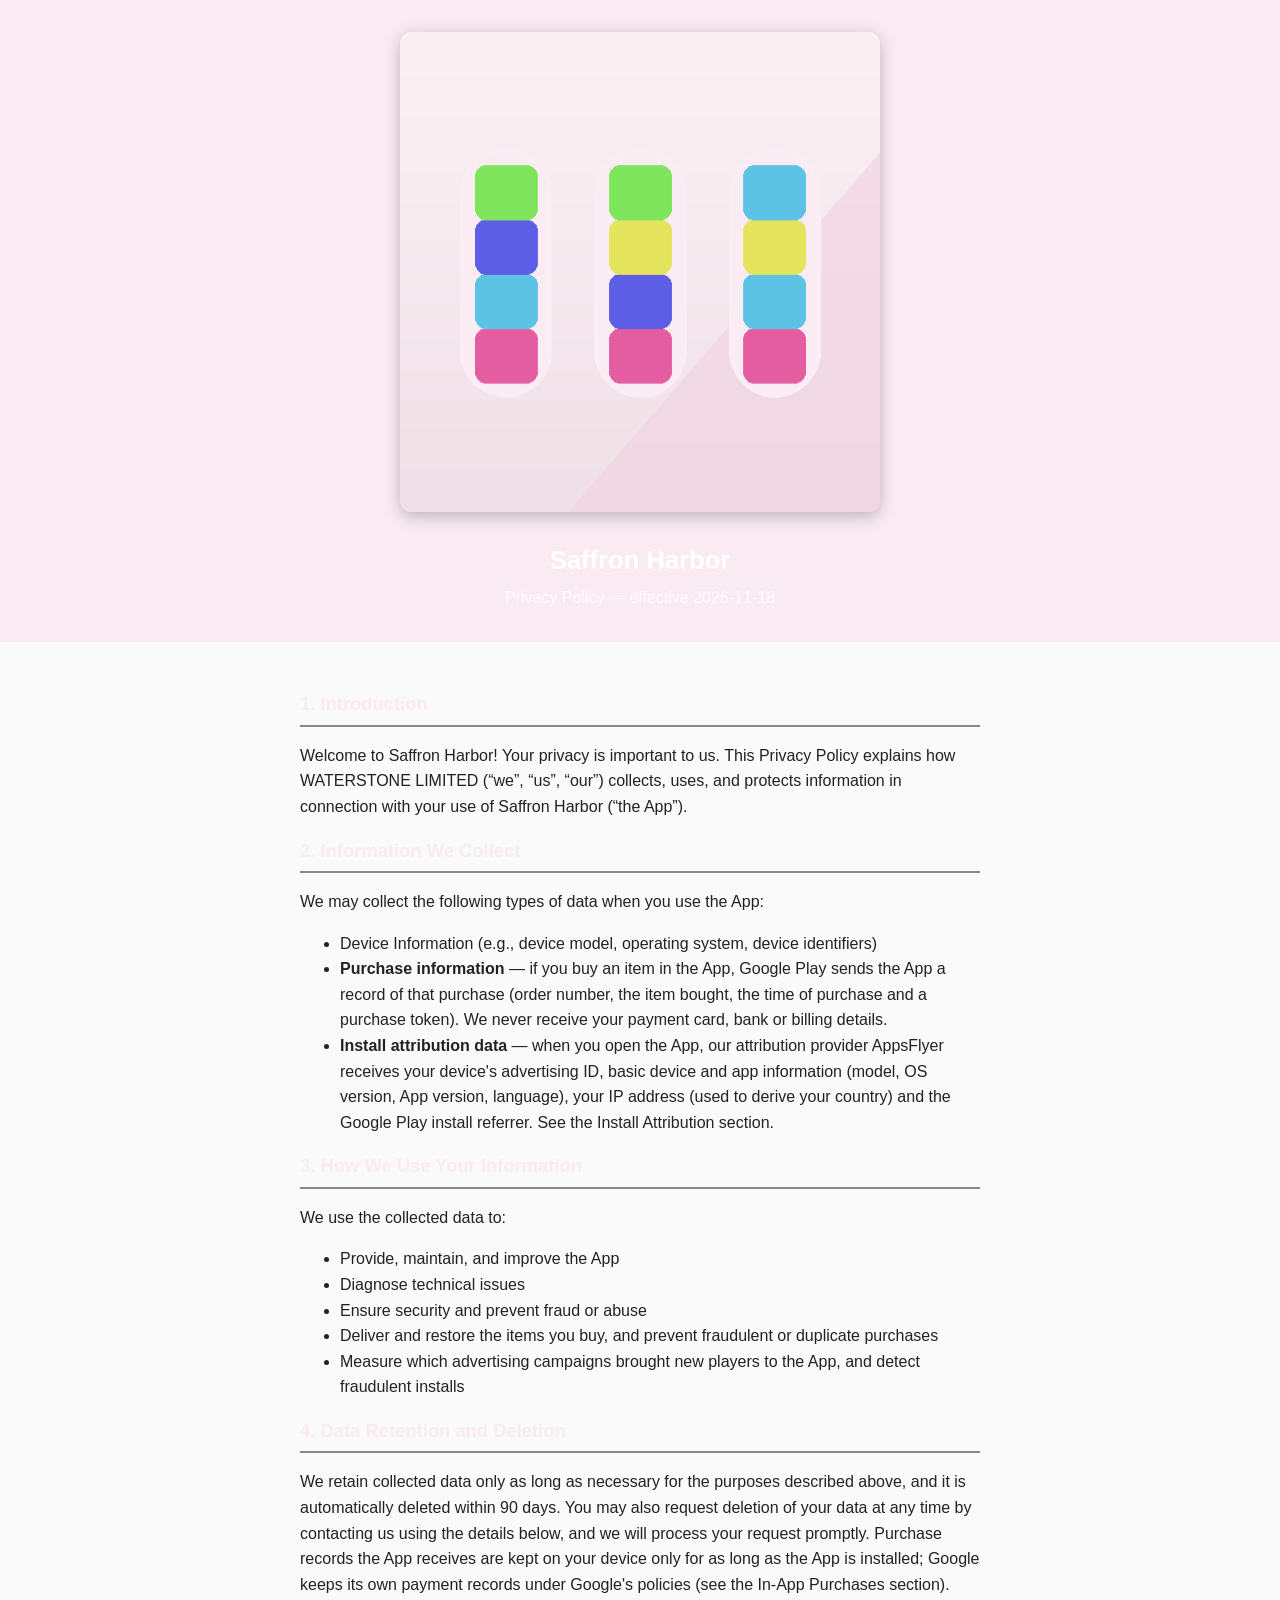
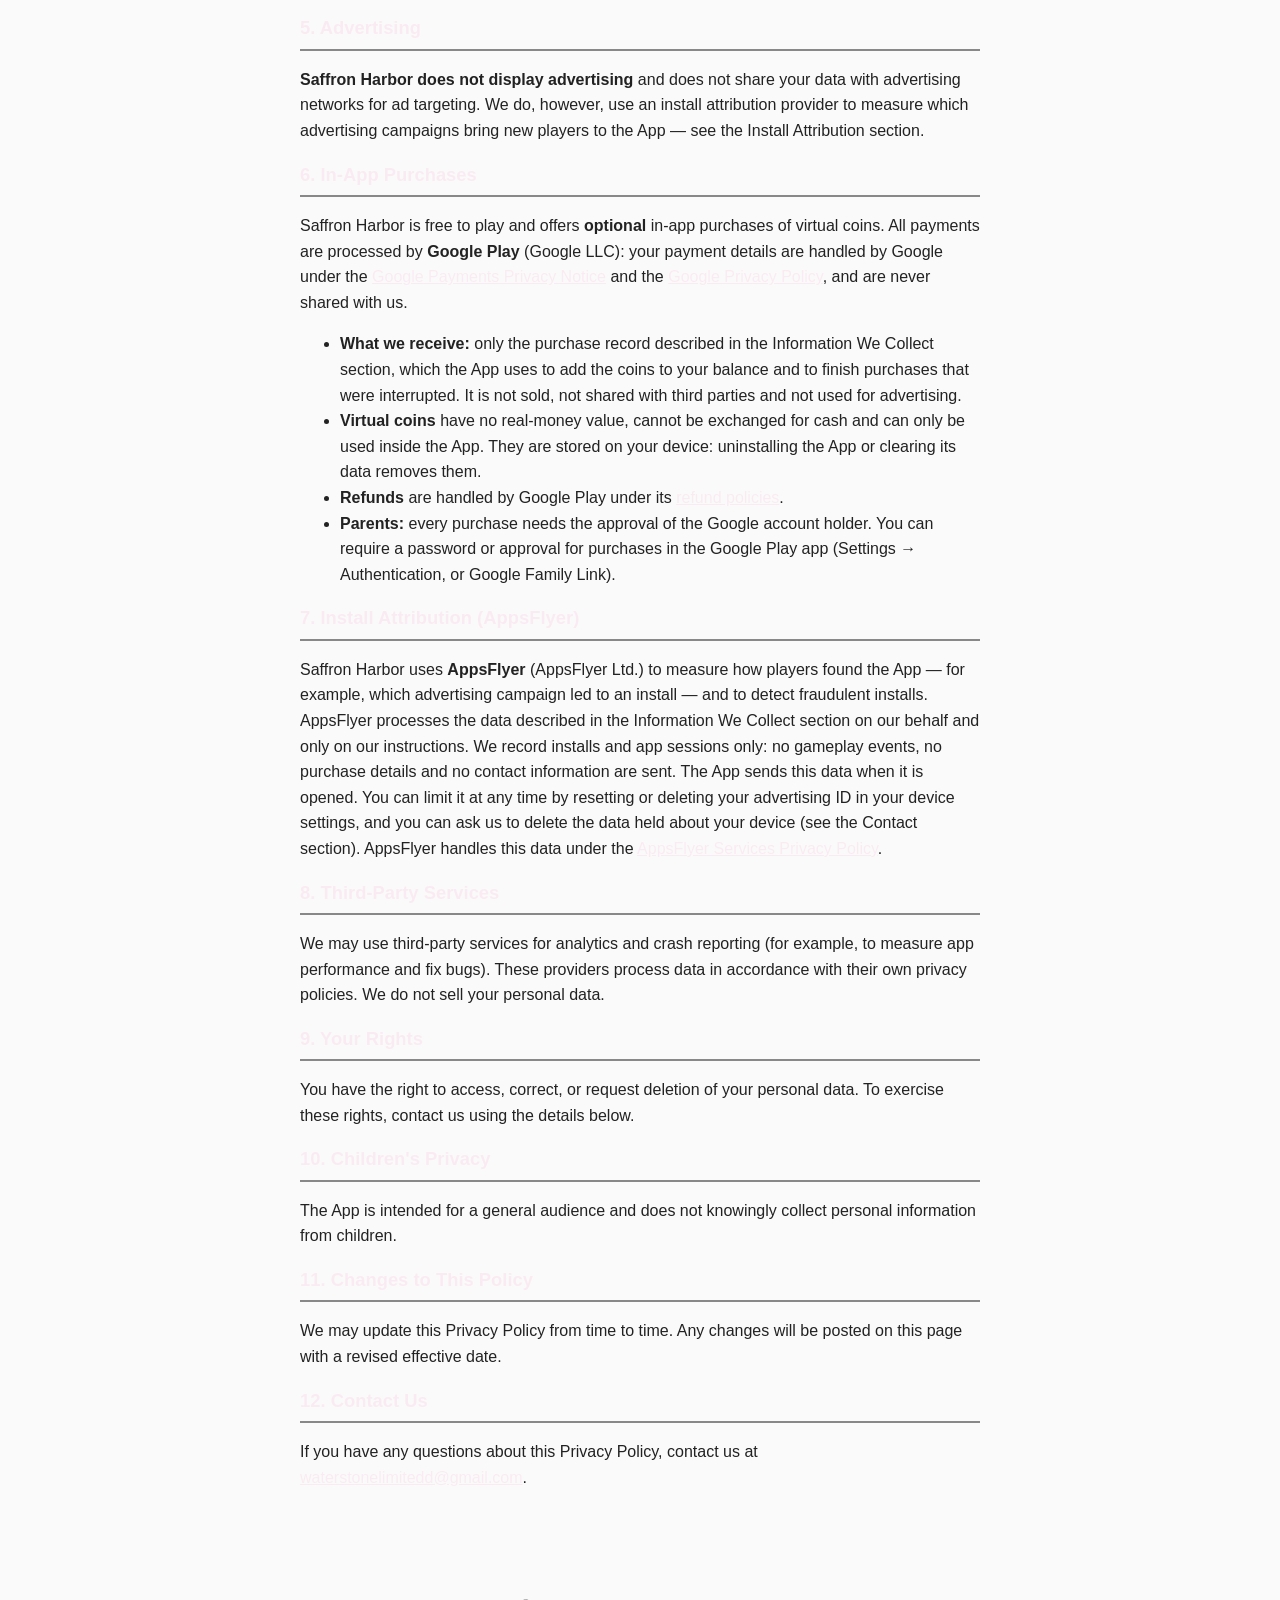
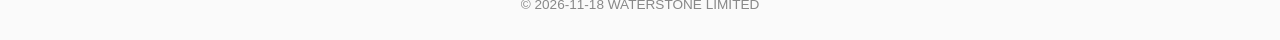
<file: saffron-harbor/index.html>
<!doctype html>
<html lang="en">
<head>
<meta charset="utf-8">
<meta name="viewport" content="width=device-width, initial-scale=1">
<title>Saffron Harbor — Privacy Policy</title>
<style>
  :root { --primary: #FAEBF2; --accent: #888888; }
  * { box-sizing: border-box; }
  body { margin: 0; font-family: -apple-system, Segoe UI, Roboto, Helvetica, Arial, sans-serif;
         color: #222; background: #fafafa; line-height: 1.6; }
  header { background: var(--primary); padding: 32px 16px; text-align: center; color: #fff; }
  header img { max-width: 480px; width: 100%; height: auto; border-radius: 12px; box-shadow: 0 4px 16px rgba(0,0,0,0.25); }
  header h1 { margin: 20px 0 4px; font-size: 1.6rem; }
  header p { margin: 0; opacity: 0.9; }
  main { max-width: 720px; margin: 0 auto; padding: 32px 20px 64px; }
  h2 { color: var(--primary); border-bottom: 2px solid var(--accent); padding-bottom: 6px; font-size: 1.15rem; }
  a { color: var(--primary); }
  footer { text-align: center; padding: 24px; color: #888; font-size: 0.85rem; }
</style>
</head>
<body>
<header>
  <img src="banner.png" alt="Saffron Harbor banner">
  <h1>Saffron Harbor</h1>
  <p>Privacy Policy — effective 2026-11-18</p>
</header>
<main>
  <h2>1. Introduction</h2>
  <p>
    Welcome to Saffron Harbor! Your privacy is important to us. This Privacy Policy
    explains how WATERSTONE LIMITED (&ldquo;we&rdquo;, &ldquo;us&rdquo;,
    &ldquo;our&rdquo;) collects, uses, and protects information in connection with
    your use of Saffron Harbor (&ldquo;the App&rdquo;).
  </p>

  <h2>2. Information We Collect</h2>
  <p>We may collect the following types of data when you use the App:</p>
  <ul>
    <li>Device Information (e.g., device model, operating system, device identifiers)</li>
    <li><strong>Purchase information</strong> — if you buy an item in the App, Google Play sends
      the App a record of that purchase (order number, the item bought, the time of purchase and a
      purchase token). We never receive your payment card, bank or billing details.</li>
    <li><strong>Install attribution data</strong> — when you open the App, our attribution provider
      AppsFlyer receives your device's advertising ID, basic device and app information (model, OS
      version, App version, language), your IP address (used to derive your country) and the Google Play
      install referrer. See the Install Attribution section.</li>
  </ul>

  <h2>3. How We Use Your Information</h2>
  <p>We use the collected data to:</p>
  <ul>
    <li>Provide, maintain, and improve the App</li>
    <li>Diagnose technical issues</li>
    <li>Ensure security and prevent fraud or abuse</li>
    <li>Deliver and restore the items you buy, and prevent fraudulent or duplicate purchases</li>
    <li>Measure which advertising campaigns brought new players to the App, and detect fraudulent
      installs</li>
  </ul>

  <h2>4. Data Retention and Deletion</h2>
  <p>
    We retain collected data only as long as necessary for the purposes described
    above, and it is automatically deleted within 90 days. You may also request
    deletion of your data at any time by contacting us using the details below,
    and we will process your request promptly. Purchase records the App receives are kept on your device only for as
    long as the App is installed; Google keeps its own payment records under Google's policies
    (see the In-App Purchases section).
  </p>

  <h2>5. Advertising</h2>
  <p>
    <strong>Saffron Harbor does not display advertising</strong> and does not share
    your data with advertising networks for ad targeting. We do, however, use an install attribution provider to measure which
    advertising campaigns bring new players to the App — see the Install Attribution section.
  </p>
  <h2>6. In-App Purchases</h2>
  <p>
    Saffron Harbor is free to play and offers <strong>optional</strong> in-app purchases of virtual
    coins. All payments are processed by <strong>Google Play</strong> (Google LLC): your payment
    details are handled by Google under the
    <a href="https://payments.google.com/payments/apis-secure/u/0/get_legal_document?ldo=0&amp;ldt=privacynotice" target="_blank" rel="noopener">Google Payments Privacy Notice</a>
    and the <a href="https://policies.google.com/privacy" target="_blank" rel="noopener">Google Privacy Policy</a>,
    and are never shared with us.
  </p>
  <ul>
    <li><strong>What we receive:</strong> only the purchase record described in the Information We
      Collect section, which the App uses to add the coins to your balance and to finish purchases
      that were interrupted. It is not sold, not shared with third parties and not used for
      advertising.</li>
    <li><strong>Virtual coins</strong> have no real-money value, cannot be exchanged for cash and can
      only be used inside the App. They are stored on your device: uninstalling the App or clearing
      its data removes them.</li>
    <li><strong>Refunds</strong> are handled by Google Play under its
      <a href="https://support.google.com/googleplay/answer/2479637" target="_blank" rel="noopener">refund policies</a>.</li>
    <li><strong>Parents:</strong> every purchase needs the approval of the Google account holder.
      You can require a password or approval for purchases in the Google Play app
      (Settings &rarr; Authentication, or Google Family Link).</li>
  </ul>

  <h2>7. Install Attribution (AppsFlyer)</h2>
  <p>
    Saffron Harbor uses <strong>AppsFlyer</strong> (AppsFlyer Ltd.) to measure how players found the App —
    for example, which advertising campaign led to an install — and to detect fraudulent installs.
    AppsFlyer processes the data described in the Information We Collect section on our behalf and
    only on our instructions. We record installs and app sessions only: no gameplay events, no
    purchase details and no contact information are sent. The App sends this data when it is opened. You can limit it at any time by
    resetting or deleting your advertising ID in your device settings, and you can ask us to delete
    the data held about your device (see the Contact section). AppsFlyer handles this data under the
    <a href="https://www.appsflyer.com/legal/services-privacy-policy/" target="_blank" rel="noopener">AppsFlyer Services Privacy Policy</a>.
  </p>

  <h2>8. Third-Party Services</h2>
  <p>
    We may use third-party services for analytics and crash reporting (for example,
    to measure app performance and fix bugs). These providers process data in
    accordance with their own privacy policies. We do not sell your personal data.
  </p>

  <h2>9. Your Rights</h2>
  <p>
    You have the right to access, correct, or request deletion of your personal
    data. To exercise these rights, contact us using the details below.
  </p>

  <h2>10. Children's Privacy</h2>
  <p>
    The App is intended for a general audience and does not knowingly collect
    personal information from children.
  </p>

  <h2>11. Changes to This Policy</h2>
  <p>
    We may update this Privacy Policy from time to time. Any changes will be posted
    on this page with a revised effective date.
  </p>

  <h2>12. Contact Us</h2>
  <p>
    If you have any questions about this Privacy Policy, contact us at
    <a href="mailto:waterstonelimitedd@gmail.com">waterstonelimitedd@gmail.com</a>.
  </p>
</main>
<footer>
  &copy; 2026-11-18 WATERSTONE LIMITED
</footer>
</body>
</html>
</file>
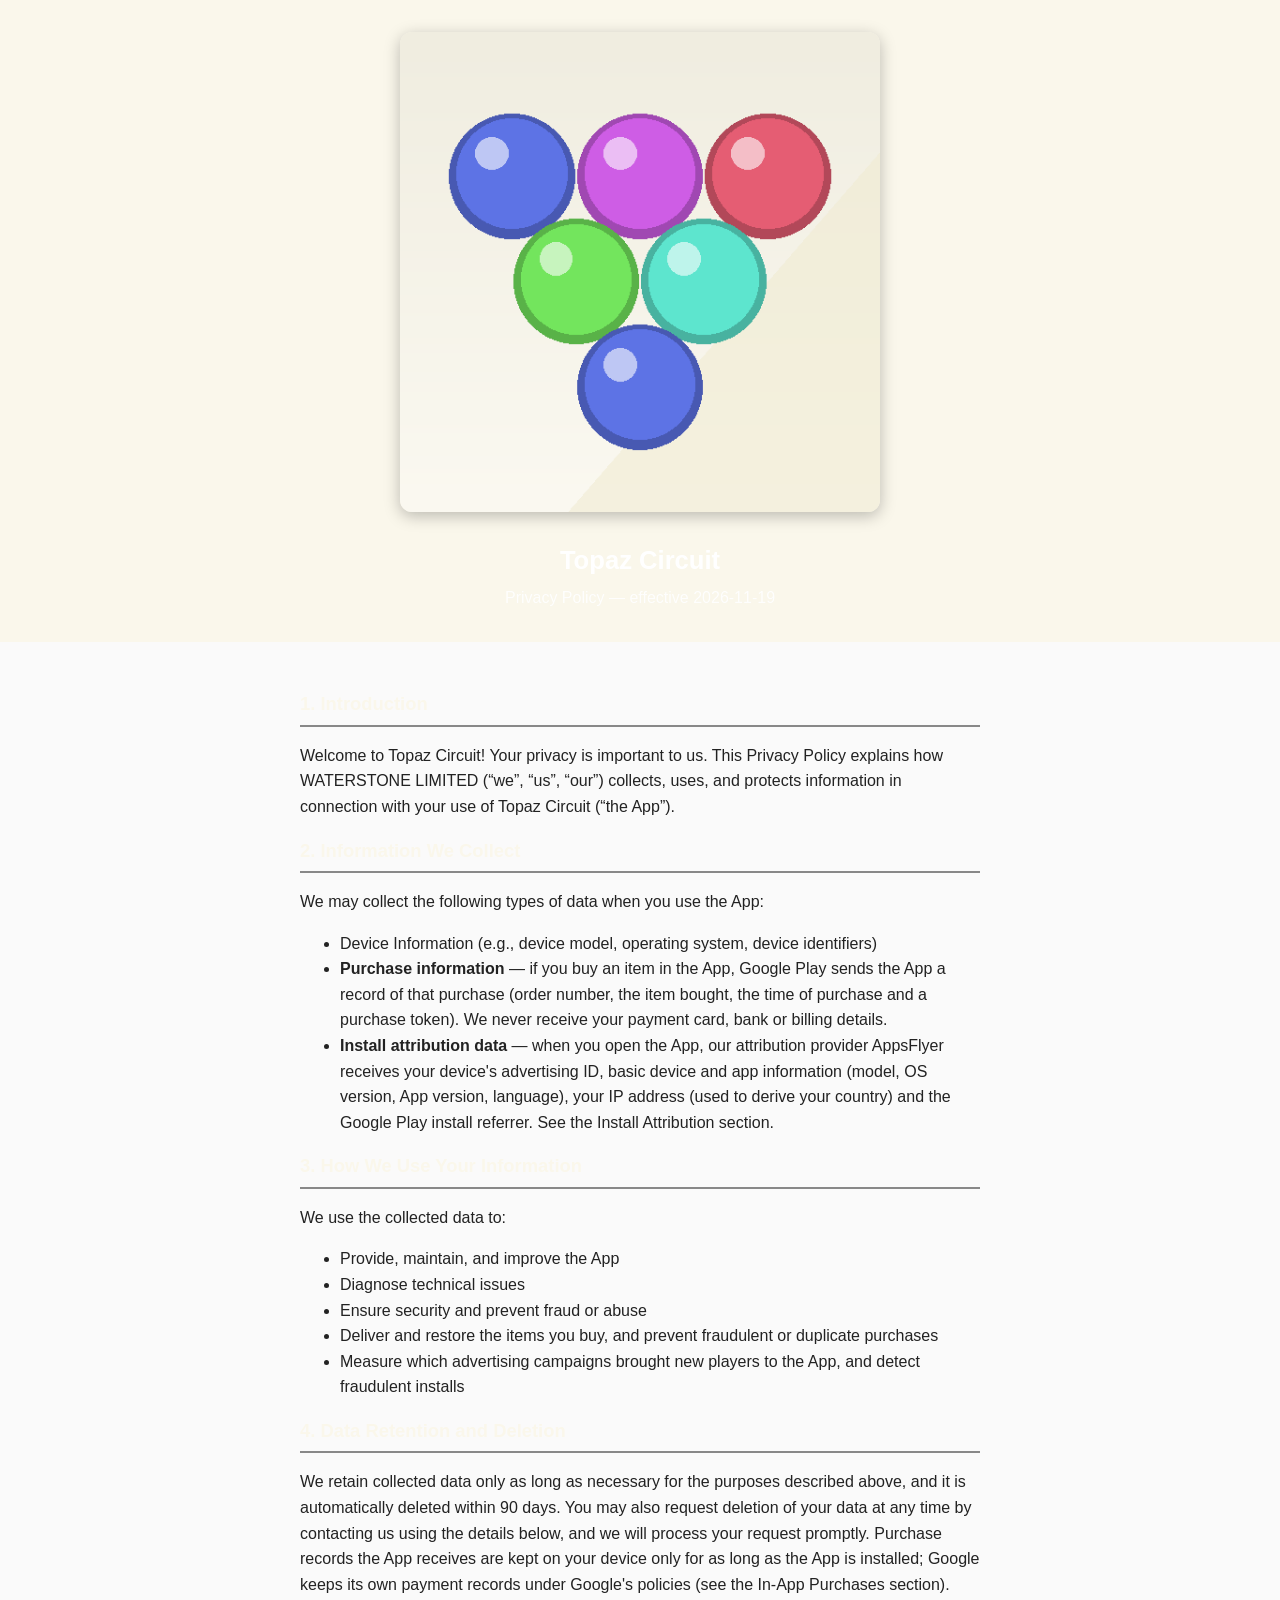
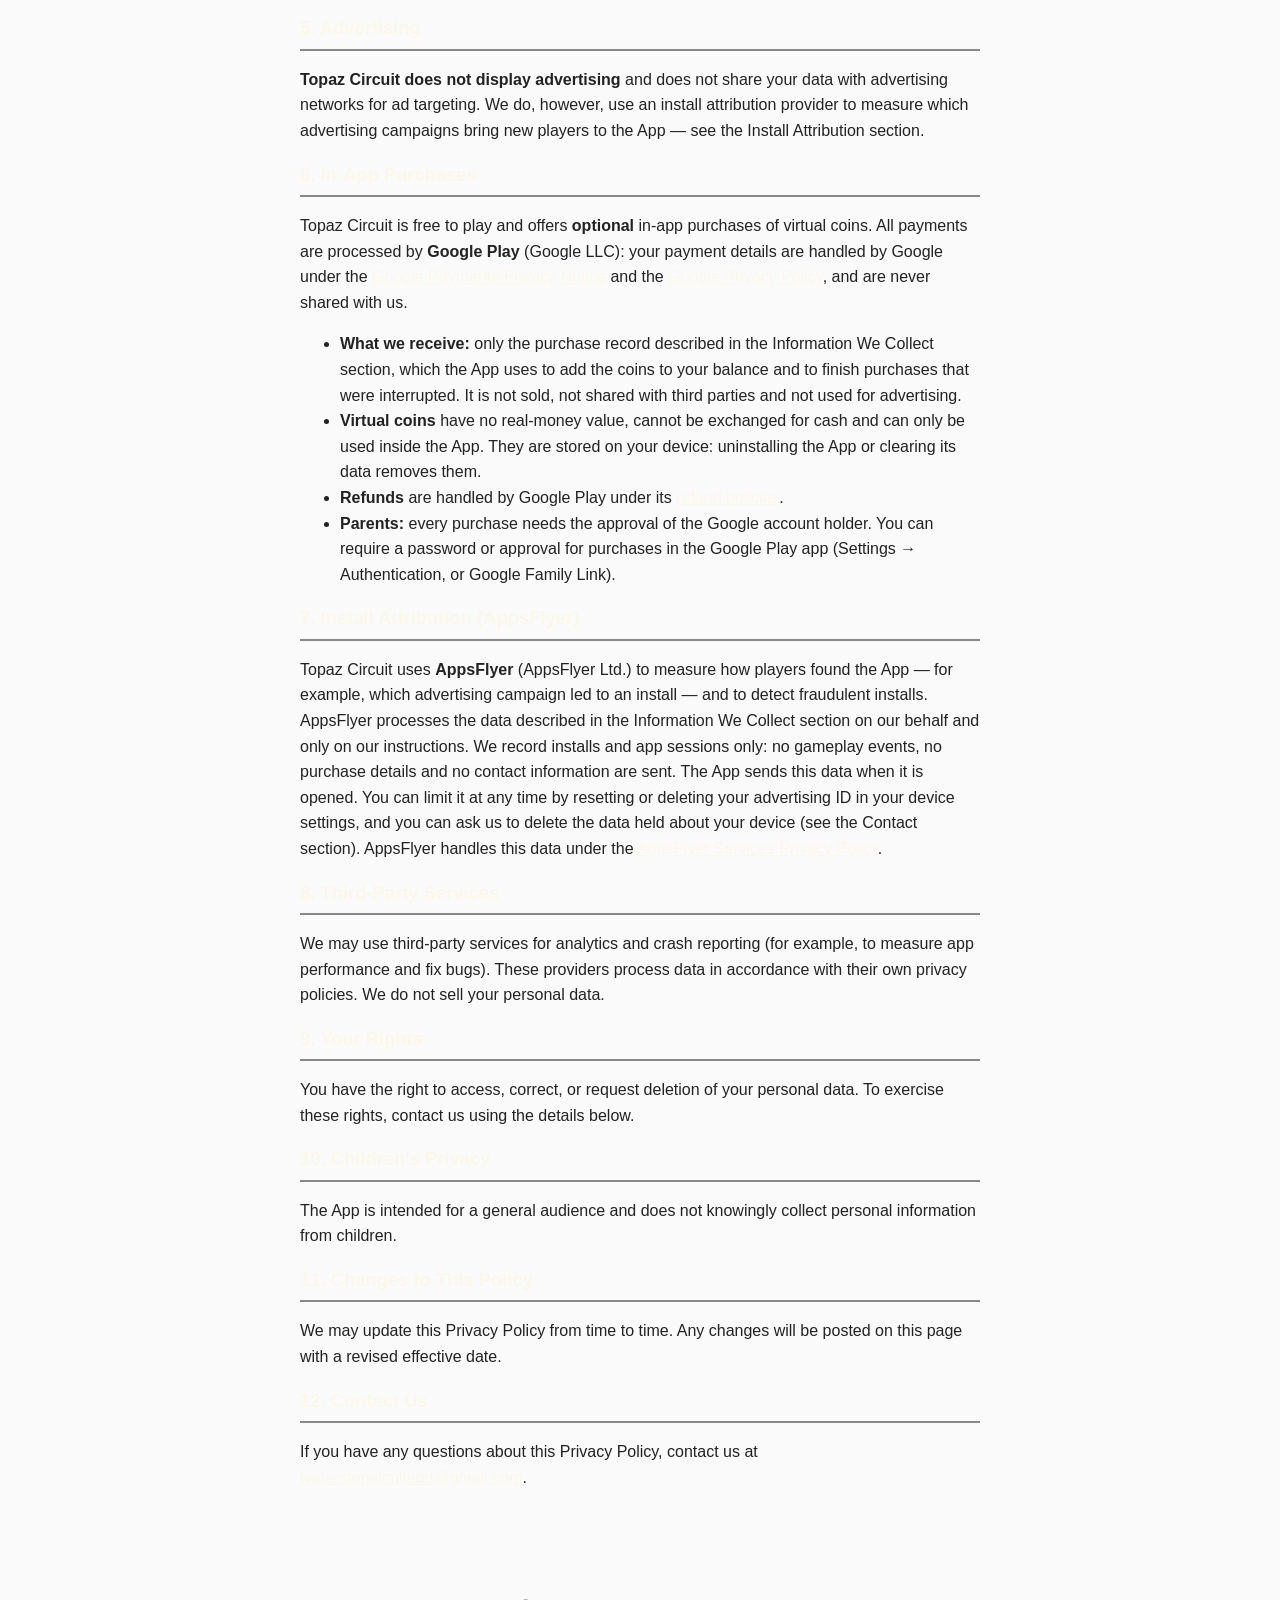
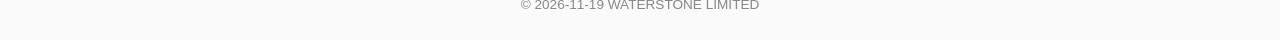
<file: topaz-circuit/index.html>
<!doctype html>
<html lang="en">
<head>
<meta charset="utf-8">
<meta name="viewport" content="width=device-width, initial-scale=1">
<title>Topaz Circuit — Privacy Policy</title>
<style>
  :root { --primary: #FAF7EB; --accent: #888888; }
  * { box-sizing: border-box; }
  body { margin: 0; font-family: -apple-system, Segoe UI, Roboto, Helvetica, Arial, sans-serif;
         color: #222; background: #fafafa; line-height: 1.6; }
  header { background: var(--primary); padding: 32px 16px; text-align: center; color: #fff; }
  header img { max-width: 480px; width: 100%; height: auto; border-radius: 12px; box-shadow: 0 4px 16px rgba(0,0,0,0.25); }
  header h1 { margin: 20px 0 4px; font-size: 1.6rem; }
  header p { margin: 0; opacity: 0.9; }
  main { max-width: 720px; margin: 0 auto; padding: 32px 20px 64px; }
  h2 { color: var(--primary); border-bottom: 2px solid var(--accent); padding-bottom: 6px; font-size: 1.15rem; }
  a { color: var(--primary); }
  footer { text-align: center; padding: 24px; color: #888; font-size: 0.85rem; }
</style>
</head>
<body>
<header>
  <img src="banner.png" alt="Topaz Circuit banner">
  <h1>Topaz Circuit</h1>
  <p>Privacy Policy — effective 2026-11-19</p>
</header>
<main>
  <h2>1. Introduction</h2>
  <p>
    Welcome to Topaz Circuit! Your privacy is important to us. This Privacy Policy
    explains how WATERSTONE LIMITED (&ldquo;we&rdquo;, &ldquo;us&rdquo;,
    &ldquo;our&rdquo;) collects, uses, and protects information in connection with
    your use of Topaz Circuit (&ldquo;the App&rdquo;).
  </p>

  <h2>2. Information We Collect</h2>
  <p>We may collect the following types of data when you use the App:</p>
  <ul>
    <li>Device Information (e.g., device model, operating system, device identifiers)</li>
    <li><strong>Purchase information</strong> — if you buy an item in the App, Google Play sends
      the App a record of that purchase (order number, the item bought, the time of purchase and a
      purchase token). We never receive your payment card, bank or billing details.</li>
    <li><strong>Install attribution data</strong> — when you open the App, our attribution provider
      AppsFlyer receives your device's advertising ID, basic device and app information (model, OS
      version, App version, language), your IP address (used to derive your country) and the Google Play
      install referrer. See the Install Attribution section.</li>
  </ul>

  <h2>3. How We Use Your Information</h2>
  <p>We use the collected data to:</p>
  <ul>
    <li>Provide, maintain, and improve the App</li>
    <li>Diagnose technical issues</li>
    <li>Ensure security and prevent fraud or abuse</li>
    <li>Deliver and restore the items you buy, and prevent fraudulent or duplicate purchases</li>
    <li>Measure which advertising campaigns brought new players to the App, and detect fraudulent
      installs</li>
  </ul>

  <h2>4. Data Retention and Deletion</h2>
  <p>
    We retain collected data only as long as necessary for the purposes described
    above, and it is automatically deleted within 90 days. You may also request
    deletion of your data at any time by contacting us using the details below,
    and we will process your request promptly. Purchase records the App receives are kept on your device only for as
    long as the App is installed; Google keeps its own payment records under Google's policies
    (see the In-App Purchases section).
  </p>

  <h2>5. Advertising</h2>
  <p>
    <strong>Topaz Circuit does not display advertising</strong> and does not share
    your data with advertising networks for ad targeting. We do, however, use an install attribution provider to measure which
    advertising campaigns bring new players to the App — see the Install Attribution section.
  </p>
  <h2>6. In-App Purchases</h2>
  <p>
    Topaz Circuit is free to play and offers <strong>optional</strong> in-app purchases of virtual
    coins. All payments are processed by <strong>Google Play</strong> (Google LLC): your payment
    details are handled by Google under the
    <a href="https://payments.google.com/payments/apis-secure/u/0/get_legal_document?ldo=0&amp;ldt=privacynotice" target="_blank" rel="noopener">Google Payments Privacy Notice</a>
    and the <a href="https://policies.google.com/privacy" target="_blank" rel="noopener">Google Privacy Policy</a>,
    and are never shared with us.
  </p>
  <ul>
    <li><strong>What we receive:</strong> only the purchase record described in the Information We
      Collect section, which the App uses to add the coins to your balance and to finish purchases
      that were interrupted. It is not sold, not shared with third parties and not used for
      advertising.</li>
    <li><strong>Virtual coins</strong> have no real-money value, cannot be exchanged for cash and can
      only be used inside the App. They are stored on your device: uninstalling the App or clearing
      its data removes them.</li>
    <li><strong>Refunds</strong> are handled by Google Play under its
      <a href="https://support.google.com/googleplay/answer/2479637" target="_blank" rel="noopener">refund policies</a>.</li>
    <li><strong>Parents:</strong> every purchase needs the approval of the Google account holder.
      You can require a password or approval for purchases in the Google Play app
      (Settings &rarr; Authentication, or Google Family Link).</li>
  </ul>

  <h2>7. Install Attribution (AppsFlyer)</h2>
  <p>
    Topaz Circuit uses <strong>AppsFlyer</strong> (AppsFlyer Ltd.) to measure how players found the App —
    for example, which advertising campaign led to an install — and to detect fraudulent installs.
    AppsFlyer processes the data described in the Information We Collect section on our behalf and
    only on our instructions. We record installs and app sessions only: no gameplay events, no
    purchase details and no contact information are sent. The App sends this data when it is opened. You can limit it at any time by
    resetting or deleting your advertising ID in your device settings, and you can ask us to delete
    the data held about your device (see the Contact section). AppsFlyer handles this data under the
    <a href="https://www.appsflyer.com/legal/services-privacy-policy/" target="_blank" rel="noopener">AppsFlyer Services Privacy Policy</a>.
  </p>

  <h2>8. Third-Party Services</h2>
  <p>
    We may use third-party services for analytics and crash reporting (for example,
    to measure app performance and fix bugs). These providers process data in
    accordance with their own privacy policies. We do not sell your personal data.
  </p>

  <h2>9. Your Rights</h2>
  <p>
    You have the right to access, correct, or request deletion of your personal
    data. To exercise these rights, contact us using the details below.
  </p>

  <h2>10. Children's Privacy</h2>
  <p>
    The App is intended for a general audience and does not knowingly collect
    personal information from children.
  </p>

  <h2>11. Changes to This Policy</h2>
  <p>
    We may update this Privacy Policy from time to time. Any changes will be posted
    on this page with a revised effective date.
  </p>

  <h2>12. Contact Us</h2>
  <p>
    If you have any questions about this Privacy Policy, contact us at
    <a href="mailto:waterstonelimitedd@gmail.com">waterstonelimitedd@gmail.com</a>.
  </p>
</main>
<footer>
  &copy; 2026-11-19 WATERSTONE LIMITED
</footer>
</body>
</html>
</file>
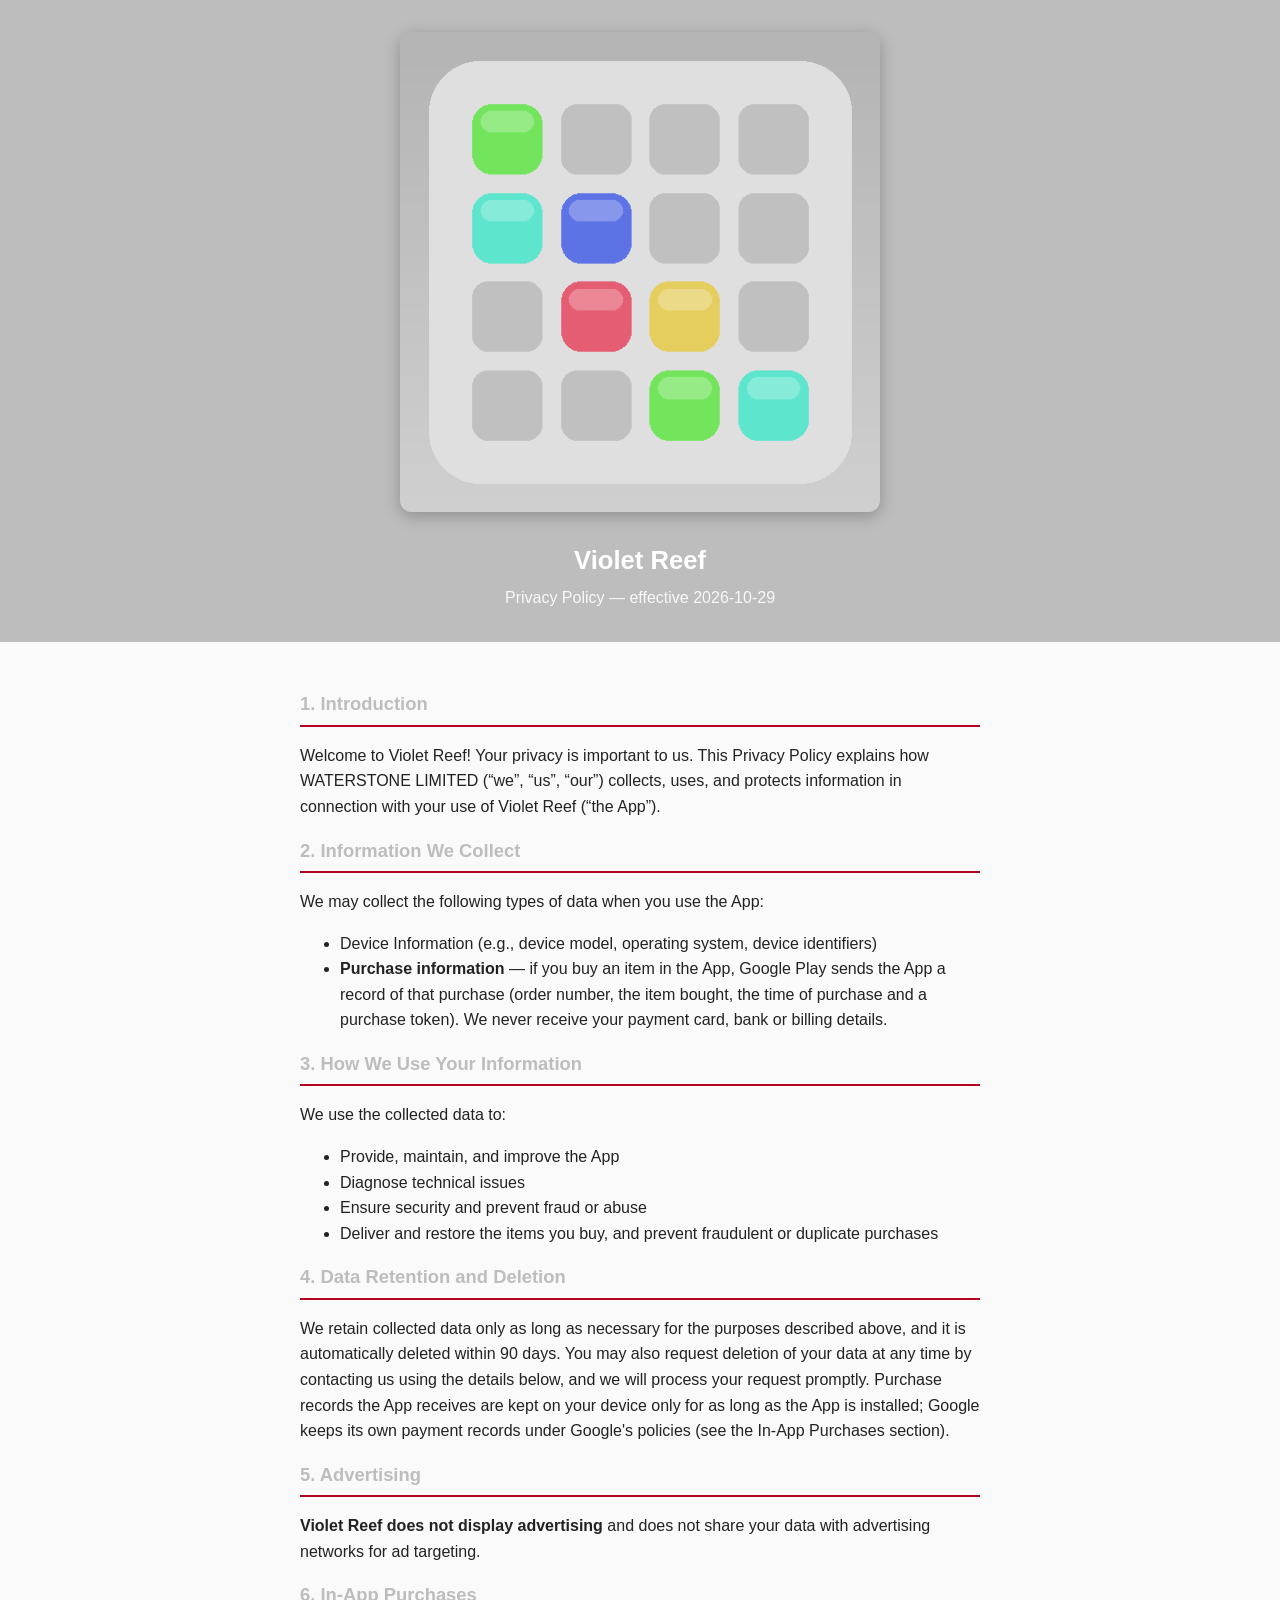
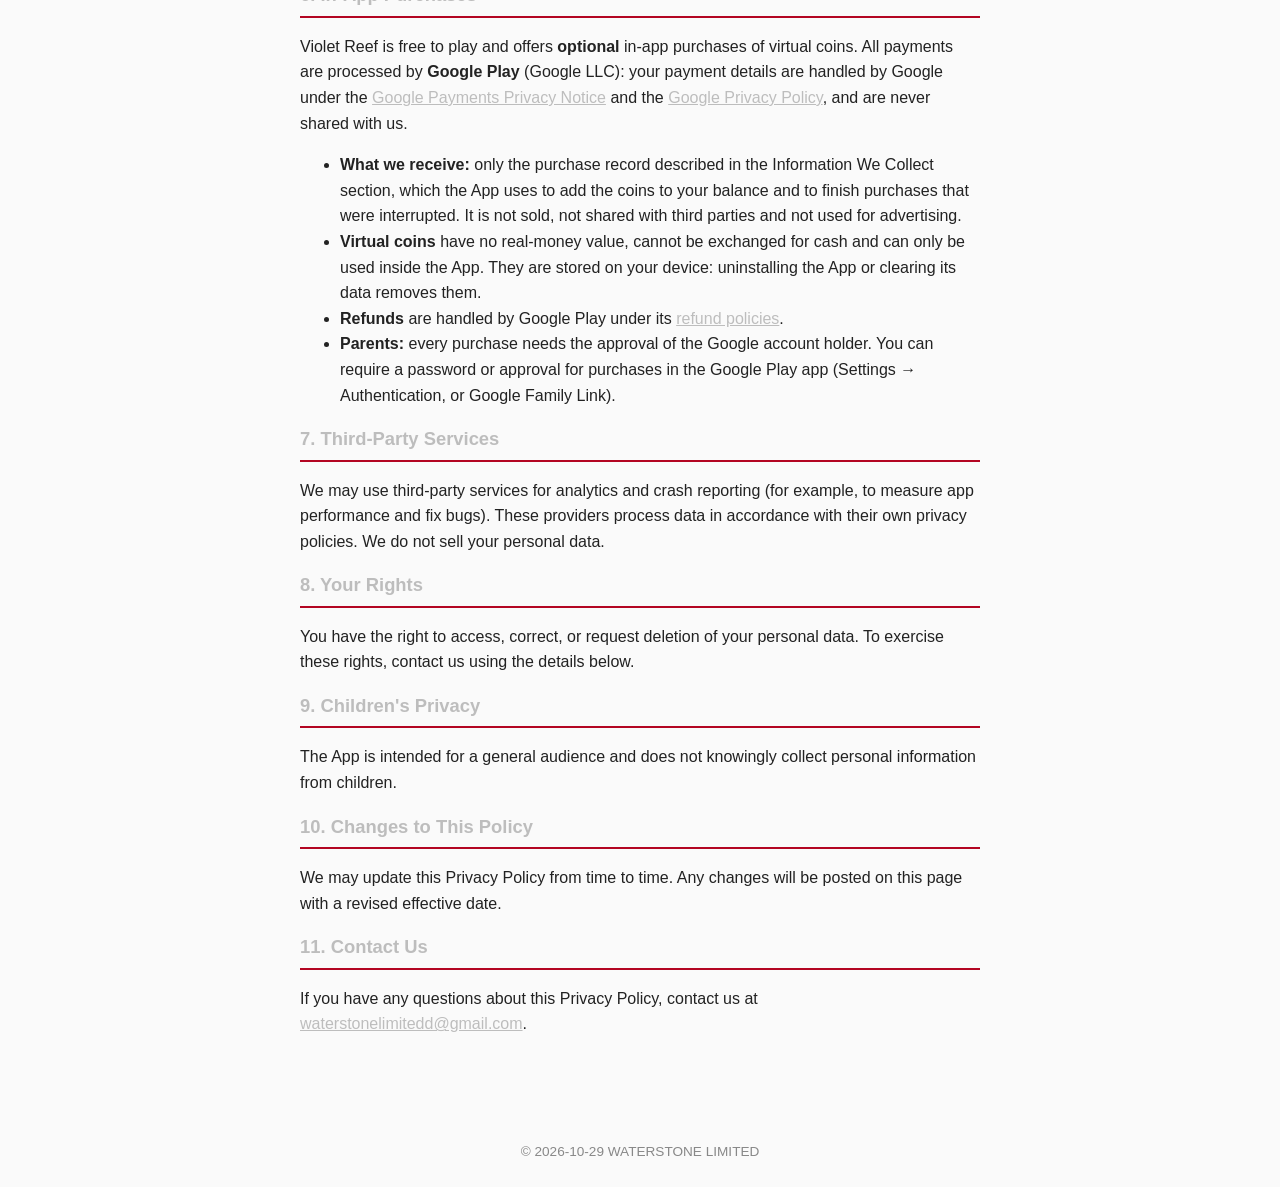
<file: violet-reef/index.html>
<!doctype html>
<html lang="en">
<head>
<meta charset="utf-8">
<meta name="viewport" content="width=device-width, initial-scale=1">
<title>Violet Reef — Privacy Policy</title>
<style>
  :root { --primary: #BDBDBD; --accent: #B30522; }
  * { box-sizing: border-box; }
  body { margin: 0; font-family: -apple-system, Segoe UI, Roboto, Helvetica, Arial, sans-serif;
         color: #222; background: #fafafa; line-height: 1.6; }
  header { background: var(--primary); padding: 32px 16px; text-align: center; color: #fff; }
  header img { max-width: 480px; width: 100%; height: auto; border-radius: 12px; box-shadow: 0 4px 16px rgba(0,0,0,0.25); }
  header h1 { margin: 20px 0 4px; font-size: 1.6rem; }
  header p { margin: 0; opacity: 0.9; }
  main { max-width: 720px; margin: 0 auto; padding: 32px 20px 64px; }
  h2 { color: var(--primary); border-bottom: 2px solid var(--accent); padding-bottom: 6px; font-size: 1.15rem; }
  a { color: var(--primary); }
  footer { text-align: center; padding: 24px; color: #888; font-size: 0.85rem; }
</style>
</head>
<body>
<header>
  <img src="banner.png" alt="Violet Reef banner">
  <h1>Violet Reef</h1>
  <p>Privacy Policy — effective 2026-10-29</p>
</header>
<main>
  <h2>1. Introduction</h2>
  <p>
    Welcome to Violet Reef! Your privacy is important to us. This Privacy Policy
    explains how WATERSTONE LIMITED (&ldquo;we&rdquo;, &ldquo;us&rdquo;,
    &ldquo;our&rdquo;) collects, uses, and protects information in connection with
    your use of Violet Reef (&ldquo;the App&rdquo;).
  </p>

  <h2>2. Information We Collect</h2>
  <p>We may collect the following types of data when you use the App:</p>
  <ul>
    <li>Device Information (e.g., device model, operating system, device identifiers)</li>
    <li><strong>Purchase information</strong> — if you buy an item in the App, Google Play sends
      the App a record of that purchase (order number, the item bought, the time of purchase and a
      purchase token). We never receive your payment card, bank or billing details.</li>
  </ul>

  <h2>3. How We Use Your Information</h2>
  <p>We use the collected data to:</p>
  <ul>
    <li>Provide, maintain, and improve the App</li>
    <li>Diagnose technical issues</li>
    <li>Ensure security and prevent fraud or abuse</li>
    <li>Deliver and restore the items you buy, and prevent fraudulent or duplicate purchases</li>
  </ul>

  <h2>4. Data Retention and Deletion</h2>
  <p>
    We retain collected data only as long as necessary for the purposes described
    above, and it is automatically deleted within 90 days. You may also request
    deletion of your data at any time by contacting us using the details below,
    and we will process your request promptly. Purchase records the App receives are kept on your device only for as
    long as the App is installed; Google keeps its own payment records under Google's policies
    (see the In-App Purchases section).
  </p>

  <h2>5. Advertising</h2>
  <p>
    <strong>Violet Reef does not display advertising</strong> and does not share
    your data with advertising networks for ad targeting.
  </p>
  <h2>6. In-App Purchases</h2>
  <p>
    Violet Reef is free to play and offers <strong>optional</strong> in-app purchases of virtual
    coins. All payments are processed by <strong>Google Play</strong> (Google LLC): your payment
    details are handled by Google under the
    <a href="https://payments.google.com/payments/apis-secure/u/0/get_legal_document?ldo=0&amp;ldt=privacynotice" target="_blank" rel="noopener">Google Payments Privacy Notice</a>
    and the <a href="https://policies.google.com/privacy" target="_blank" rel="noopener">Google Privacy Policy</a>,
    and are never shared with us.
  </p>
  <ul>
    <li><strong>What we receive:</strong> only the purchase record described in the Information We
      Collect section, which the App uses to add the coins to your balance and to finish purchases
      that were interrupted. It is not sold, not shared with third parties and not used for
      advertising.</li>
    <li><strong>Virtual coins</strong> have no real-money value, cannot be exchanged for cash and can
      only be used inside the App. They are stored on your device: uninstalling the App or clearing
      its data removes them.</li>
    <li><strong>Refunds</strong> are handled by Google Play under its
      <a href="https://support.google.com/googleplay/answer/2479637" target="_blank" rel="noopener">refund policies</a>.</li>
    <li><strong>Parents:</strong> every purchase needs the approval of the Google account holder.
      You can require a password or approval for purchases in the Google Play app
      (Settings &rarr; Authentication, or Google Family Link).</li>
  </ul>

  <h2>7. Third-Party Services</h2>
  <p>
    We may use third-party services for analytics and crash reporting (for example,
    to measure app performance and fix bugs). These providers process data in
    accordance with their own privacy policies. We do not sell your personal data.
  </p>

  <h2>8. Your Rights</h2>
  <p>
    You have the right to access, correct, or request deletion of your personal
    data. To exercise these rights, contact us using the details below.
  </p>

  <h2>9. Children's Privacy</h2>
  <p>
    The App is intended for a general audience and does not knowingly collect
    personal information from children.
  </p>

  <h2>10. Changes to This Policy</h2>
  <p>
    We may update this Privacy Policy from time to time. Any changes will be posted
    on this page with a revised effective date.
  </p>

  <h2>11. Contact Us</h2>
  <p>
    If you have any questions about this Privacy Policy, contact us at
    <a href="mailto:waterstonelimitedd@gmail.com">waterstonelimitedd@gmail.com</a>.
  </p>
</main>
<footer>
  &copy; 2026-10-29 WATERSTONE LIMITED
</footer>
</body>
</html>
</file>
<file: fonts/bricolage.css>
/* Bricolage Grotesque, SIL Open Font License 1.1 — self-hosted so the page makes no
   third-party request. Regenerate with domains/assets/get_blueprint_fonts.py */
/* latin-ext */
@font-face {
  font-family: 'Bricolage Grotesque';
  font-style: normal;
  font-weight: 400 700;
  font-stretch: 100%;
  font-display: swap;
  src: url(/fonts/bricolage-latin-ext.woff2) format('woff2');
  unicode-range: U+0100-02BA, U+02BD-02C5, U+02C7-02CC, U+02CE-02D7, U+02DD-02FF, U+0304, U+0308, U+0329, U+1D00-1DBF, U+1E00-1E9F, U+1EF2-1EFF, U+2020, U+20A0-20AB, U+20AD-20C0, U+2113, U+2C60-2C7F, U+A720-A7FF;
}
/* latin */
@font-face {
  font-family: 'Bricolage Grotesque';
  font-style: normal;
  font-weight: 400 700;
  font-stretch: 100%;
  font-display: swap;
  src: url(/fonts/bricolage-latin.woff2) format('woff2');
  unicode-range: U+0000-00FF, U+0131, U+0152-0153, U+02BB-02BC, U+02C6, U+02DA, U+02DC, U+0304, U+0308, U+0329, U+2000-206F, U+20AC, U+2122, U+2191, U+2193, U+2212, U+2215, U+FEFF, U+FFFD;
}
</file>
